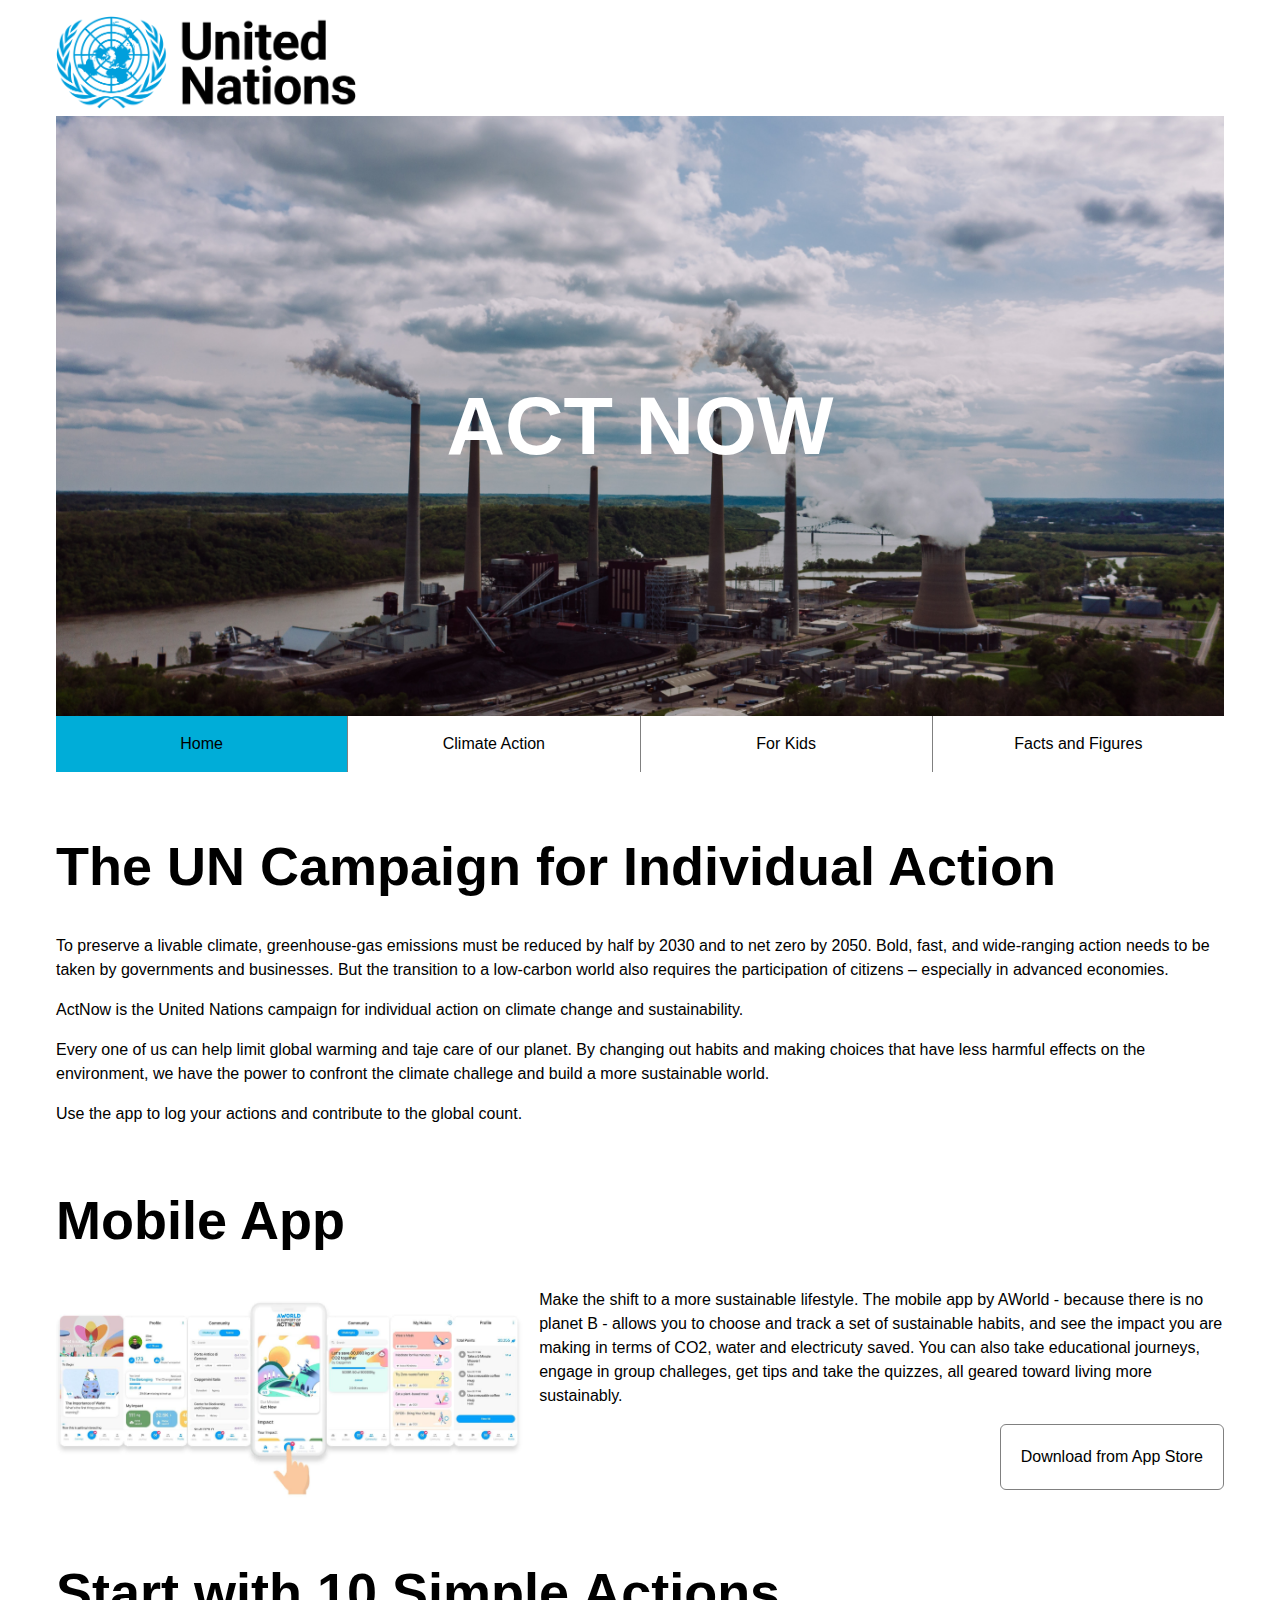
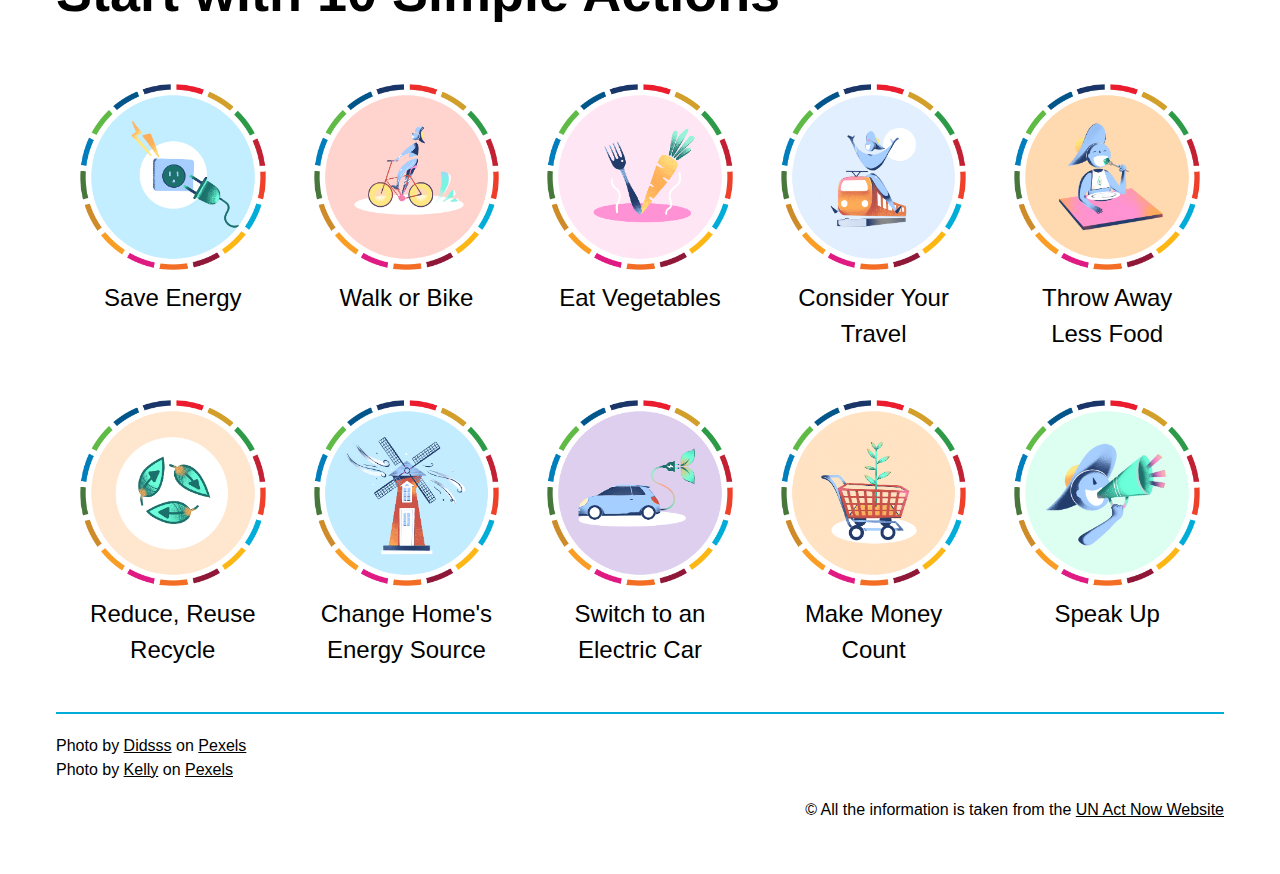
<file: week10/index.html>
<!DOCTYPE html>
<html lang="en">

<head>
    <meta charset="UTF-8">
    <meta http-equiv="X-UA-Compatible" content="IE=edge">
    <meta name="viewport" content="width=device-width, initial-scale=1.0">
    <link rel="stylesheet" href="css/reset.css">
    <link rel="stylesheet" href="css/main.css">
    <title>Act Now &#124; United Nations</title>
</head>

<body>
    <div class="container">
        <header class="masthead">
            <img src="images/unlogo-desktop.svg.png" alt="United Nations Logo" class="desktop-logo">
            <img src="images/unlogo.png" alt="United Nations Logo" class="mobile-logo">
            <div class="banner">
                <h1>Act Now</h1>
            </div>

            <!-- Navigation -->
            <nav class="main-nav">
                <ul class="nav-list">
                    <li><a href="index.html" class="current">Home</a></li>
                    <li><a href="#">Climate Action</a></li>
                    <li><a href="#">For Kids</a></li>
                    <li><a href="#">Facts and Figures</a></li>
                </ul>
            </nav>
        </header>

        <main class="content">
            <section class="intro">
                <h2>The UN Campaign for Individual Action</h2>
                <p>
                    To preserve a livable climate, greenhouse-gas emissions must be reduced by half by 2030 and to net
                    zero by 2050. Bold, fast, and wide-ranging action needs to be taken by governments and businesses.
                    But the transition to a low-carbon world also requires the participation of citizens – especially in advanced economies.
                </p>
                <p>
                    ActNow is the United Nations campaign for individual action on climate change and sustainability.
                </p>
                <p>
                    Every one of us can help limit global warming and taje care of our planet. By changing out habits
                    and making choices that have less harmful effects on the environment, we have the power to confront the climate challege and build a more sustainable world.
                </p>
                <p>
                    Use the app to log your actions and contribute to the global count.
                </p>
            </section> 
            <!-- Closing intro section -->

            <section class="app clearfix">
                <h2>Mobile App</h2>
                <img src="images/actnowapp.jpg" alt="Act Now Mobile App">

                <div class="content">
                    <p>
                        Make the shift to a more sustainable lifestyle. The mobile app by AWorld - because there is no planet B - allows you to choose and track a set of sustainable habits, and see the impact you are making in terms of CO2, water and electricuty saved. You can also take educational journeys, engage in group challeges, get tips and take the quizzes, all geared toward living more sustainably. 
                    </p>
                    <a href="https://aworld.org/act-now/" class="btn" target="_blank">Download from App Store</a>
                </div>
            </section>
            <!-- Closing App Section -->

            <section class="actions">
                <h2>Start with 10 Simple Actions</h2>
                <ul class="actions-list">
                    <li><img src="images/unplug.png" alt="Save Energy">Save Energy</li>
                    <li><img src="images/drive_less.png" alt="Walk or Bike">Walk or Bike</li>
                    <li><img src="images/plant-based.png" alt="Eat Vegetables">Eat Vegetables</li>
                    <li><img src="images/fly-less.png" alt="Consider Your Travel">Consider Your Travel</li>
                    <li><img src="images/eat-up.png" alt="Throw Away Less Food">Throw Away Less Food</li>
                    <li><img src="images/recycle.png" alt="Reduce, Reuse Recycle">Reduce, Reuse Recycle</li>
                    <li><img src="images/use-renewable-energy.png" alt="Change Home's Energy Source">Change Home's Energy Source</li>
                    <li><img src="images/electric-vehicle.png" alt="Switch to an Electric Car">Switch to an Electric Car</li>
                    <li><img src="images/eco-friendly-products.png" alt="Make Money Count">Make Money Count</li>
                    <li><img src="images/speak-up.png" alt="Speak Up">Speak Up</li>
                </ul>
            </section>
        </main>

        <footer class="site-footer">
            <ul class="attr-list">
                <li>
                    <span>Photo by <a href="https://www.pexels.com/@didsss/">Didsss</a> on <a href="https://www.pexels.com/photo/factory-chimney-producing-smoke-2155988/">Pexels</a></span>
                </li>
                <li>
                    <span>Photo by <a href="https://www.pexels.com/@kelly-1179532/">Kelly</a> on <a href="https://www.pexels.com/photo/factory-pipes-emitting-harmful-substances-4394362/">Pexels</a></span>
                </li>
            </ul>

            <p class="copy">
                &copy; All the information is taken from the <a href="https://www.un.org/en/actnow">UN Act Now Website</a>
            </p>
        </footer>
    </div>
</body>

</html>
</file>
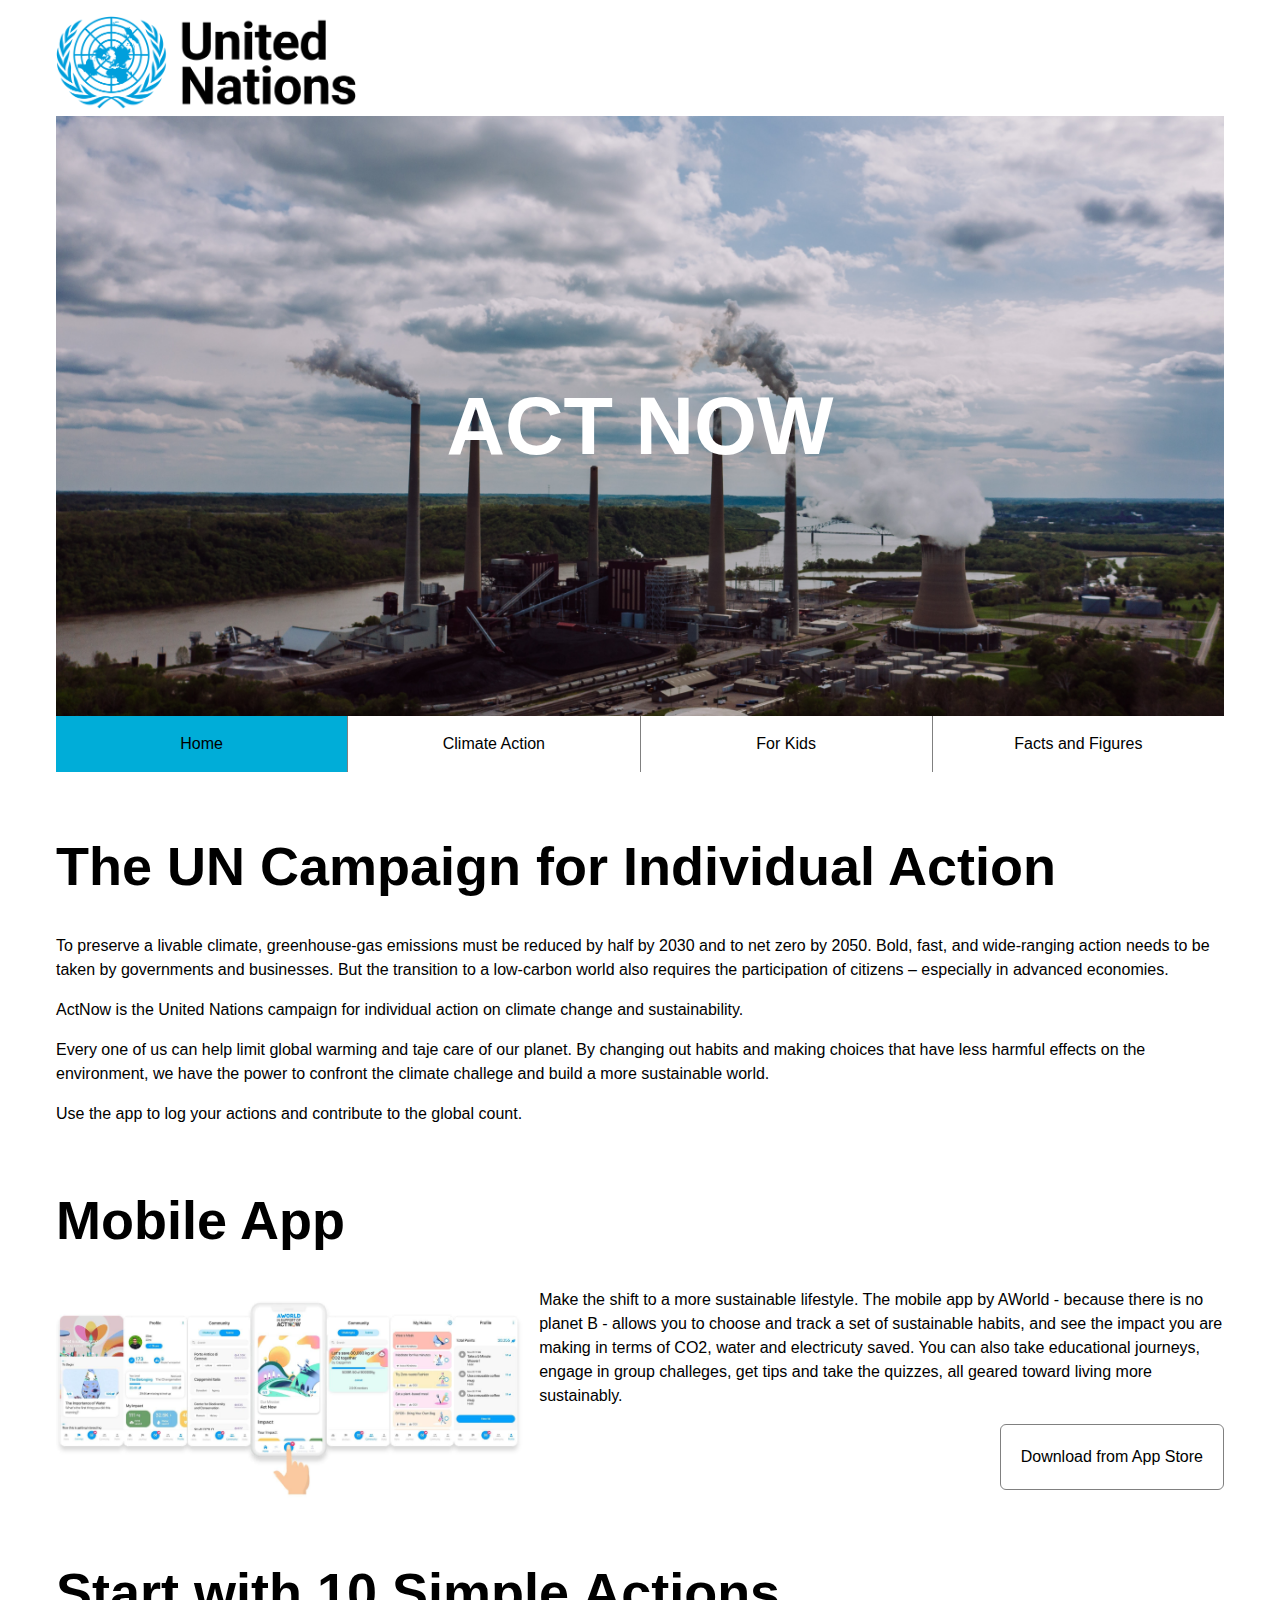
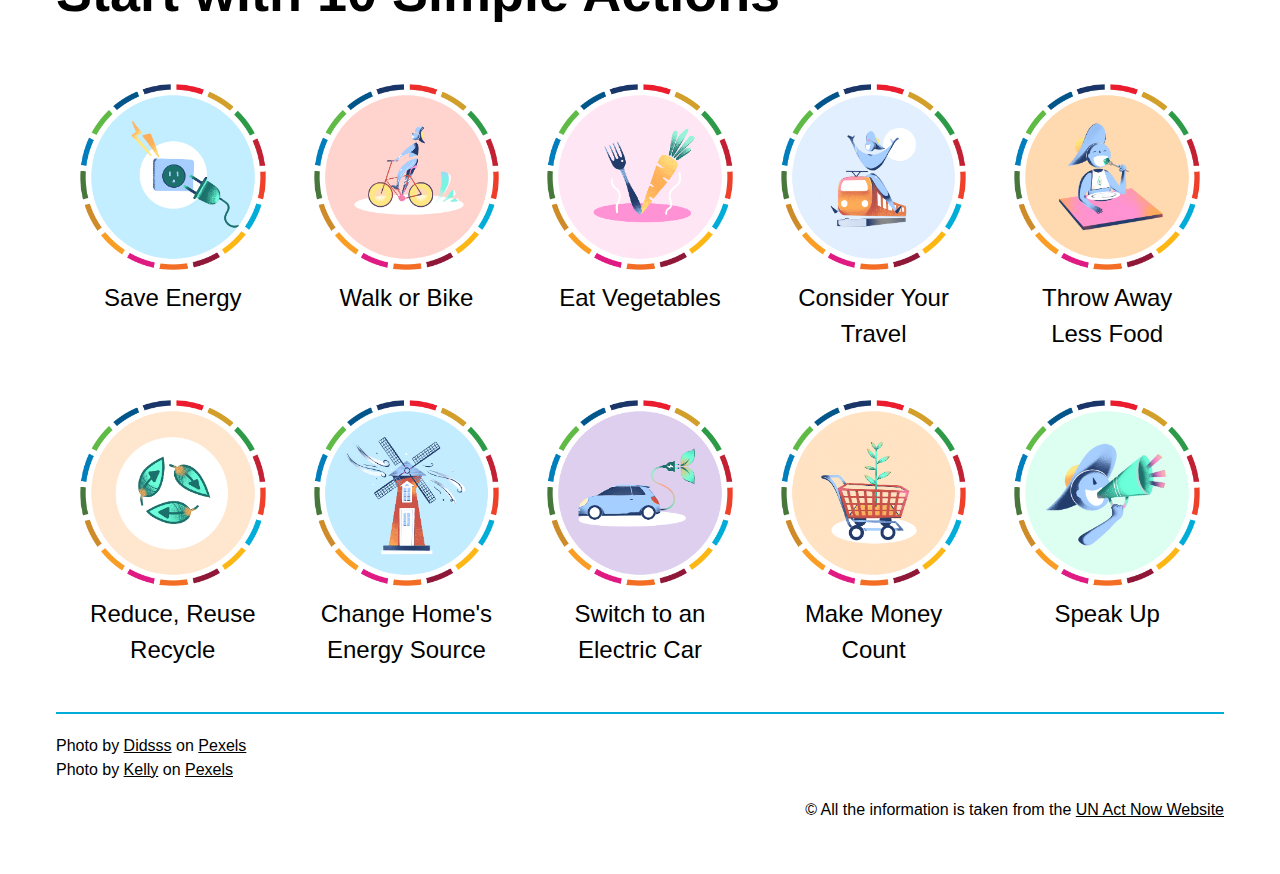
<file: week11/index.html>
<!DOCTYPE html>
<html lang="en">

<head>
    <meta charset="UTF-8">
    <meta http-equiv="X-UA-Compatible" content="IE=edge">
    <meta name="viewport" content="width=device-width, initial-scale=1.0">
    <link rel="stylesheet" href="css/reset.css">
    <link rel="stylesheet" href="css/main.css">
    <title>Act Now &#124; United Nations</title>
</head>

<body>
    <div class="container">
        <header class="masthead">
            <img src="images/unlogo-desktop.svg.png" alt="United Nations Logo" class="desktop-logo">
            <img src="images/unlogo.png" alt="United Nations Logo" class="mobile-logo">
            <div class="banner">
                <h1>Act Now</h1>
            </div>

            <!-- Navigation -->
            <nav class="main-nav">
                <ul class="nav-list">
                    <li><a href="index.html" class="current">Home</a></li>
                    <li><a href="climate-action.html">Climate Action</a></li>
                    <li><a href="#">For Kids</a></li>
                    <li><a href="#">Facts and Figures</a></li>
                </ul>
            </nav>
        </header>

        <main class="content">
            <section class="intro">
                <h2>The UN Campaign for Individual Action</h2>
                <p>
                    To preserve a livable climate, greenhouse-gas emissions must be reduced by half by 2030 and to net
                    zero by 2050. Bold, fast, and wide-ranging action needs to be taken by governments and businesses.
                    But the transition to a low-carbon world also requires the participation of citizens – especially in advanced economies.
                </p>
                <p>
                    ActNow is the United Nations campaign for individual action on climate change and sustainability.
                </p>
                <p>
                    Every one of us can help limit global warming and taje care of our planet. By changing out habits
                    and making choices that have less harmful effects on the environment, we have the power to confront the climate challege and build a more sustainable world.
                </p>
                <p>
                    Use the app to log your actions and contribute to the global count.
                </p>
            </section> 
            <!-- Closing intro section -->

            <section class="app clearfix">
                <h2>Mobile App</h2>
                <img src="images/actnowapp.jpg" alt="Act Now Mobile App">

                <div class="content">
                    <p>
                        Make the shift to a more sustainable lifestyle. The mobile app by AWorld - because there is no planet B - allows you to choose and track a set of sustainable habits, and see the impact you are making in terms of CO2, water and electricuty saved. You can also take educational journeys, engage in group challeges, get tips and take the quizzes, all geared toward living more sustainably. 
                    </p>
                    <a href="https://aworld.org/act-now/" class="btn" target="_blank">Download from App Store</a>
                </div>
            </section>
            <!-- Closing App Section -->

            <section class="actions">
                <h2>Start with 10 Simple Actions</h2>
                <ul class="actions-list">
                    <li><img src="images/unplug.png" alt="Save Energy">Save Energy</li>
                    <li><img src="images/drive_less.png" alt="Walk or Bike">Walk or Bike</li>
                    <li><img src="images/plant-based.png" alt="Eat Vegetables">Eat Vegetables</li>
                    <li><img src="images/fly-less.png" alt="Consider Your Travel">Consider Your Travel</li>
                    <li><img src="images/eat-up.png" alt="Throw Away Less Food">Throw Away Less Food</li>
                    <li><img src="images/recycle.png" alt="Reduce, Reuse Recycle">Reduce, Reuse Recycle</li>
                    <li><img src="images/use-renewable-energy.png" alt="Change Home's Energy Source">Change Home's Energy Source</li>
                    <li><img src="images/electric-vehicle.png" alt="Switch to an Electric Car">Switch to an Electric Car</li>
                    <li><img src="images/eco-friendly-products.png" alt="Make Money Count">Make Money Count</li>
                    <li><img src="images/speak-up.png" alt="Speak Up">Speak Up</li>
                </ul>
            </section>
        </main>

        <footer class="site-footer">
            <ul class="attr-list">
                <li>
                    <span>Photo by <a href="https://www.pexels.com/@didsss/">Didsss</a> on <a href="https://www.pexels.com/photo/factory-chimney-producing-smoke-2155988/">Pexels</a></span>
                </li>
                <li>
                    <span>Photo by <a href="https://www.pexels.com/@kelly-1179532/">Kelly</a> on <a href="https://www.pexels.com/photo/factory-pipes-emitting-harmful-substances-4394362/">Pexels</a></span>
                </li>
            </ul>

            <p class="copy">
                &copy; All the information is taken from the <a href="https://www.un.org/en/actnow">UN Act Now Website</a>
            </p>
        </footer>
    </div>
</body>

</html>
</file>
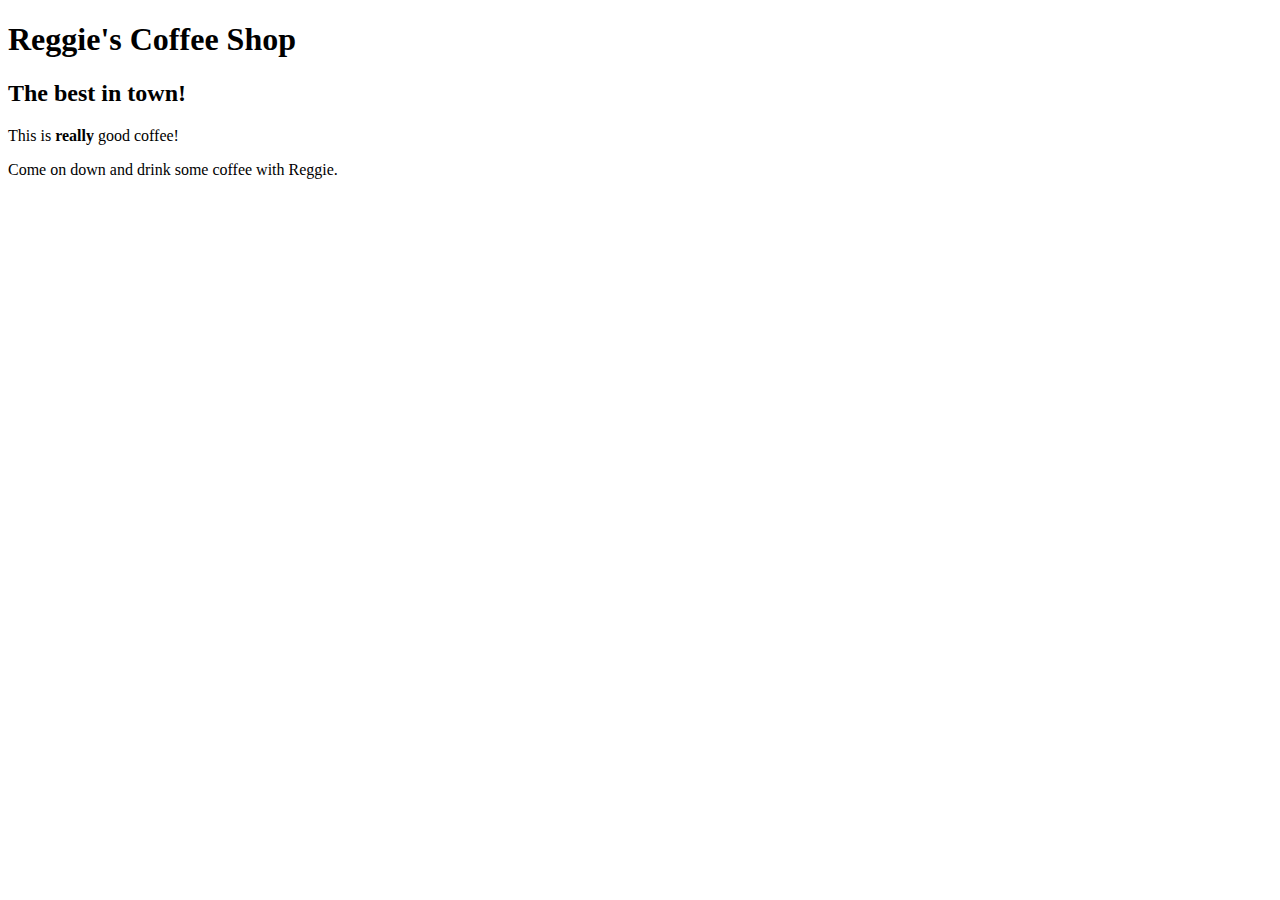
<file: week2/index.html>
<!DOCTYPE html>
<html lang="en-US">
    <head>
        <meta charset="UTF-8">
        <title>Reggie's Coffee Shop - Home</title>
    </head>

    <body>
        <h1>Reggie's Coffee Shop</h1>
        <h2>The best in town!</h2>
        <p>
            This is <strong>really</strong> good coffee!
        </p>
        <p>
            Come on down and drink some coffee with Reggie.
        </p>
    </body>
</html>
</file>
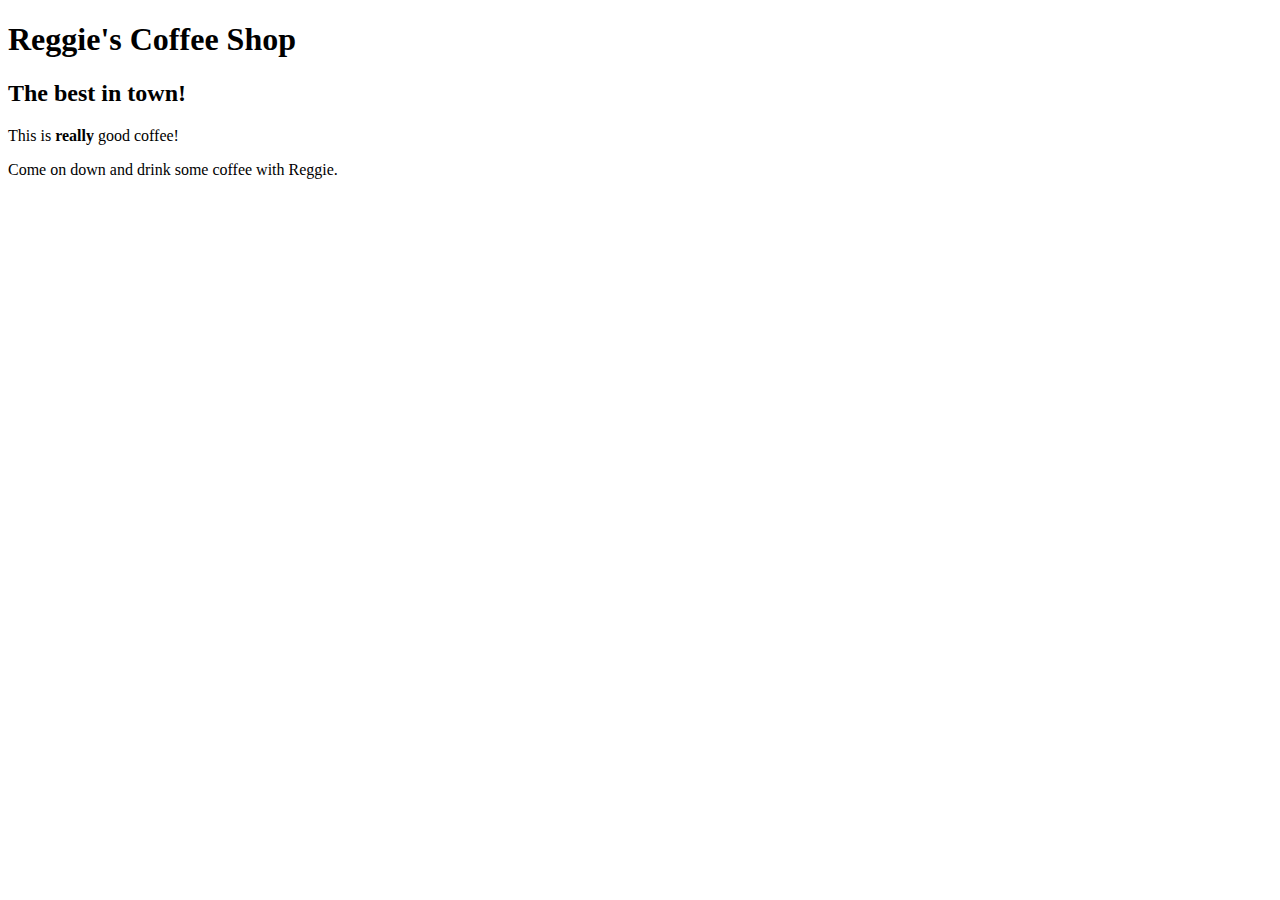
<file: week3/index.html>
<!DOCTYPE html>
<html lang="en-US">
    <head>
        <meta charset="UTF-8">
        <title>Reggie's Coffee Shop - Home</title>
    </head>

    <body>
        <h1>Reggie's Coffee Shop</h1>
        <h2>The best in town!</h2>
       
        <p>
            This is <strong>really</strong> good coffee!
        </p>
        <p>
            Come on down and drink some coffee with Reggie.
        </p>
    </body>
</html>
</file>
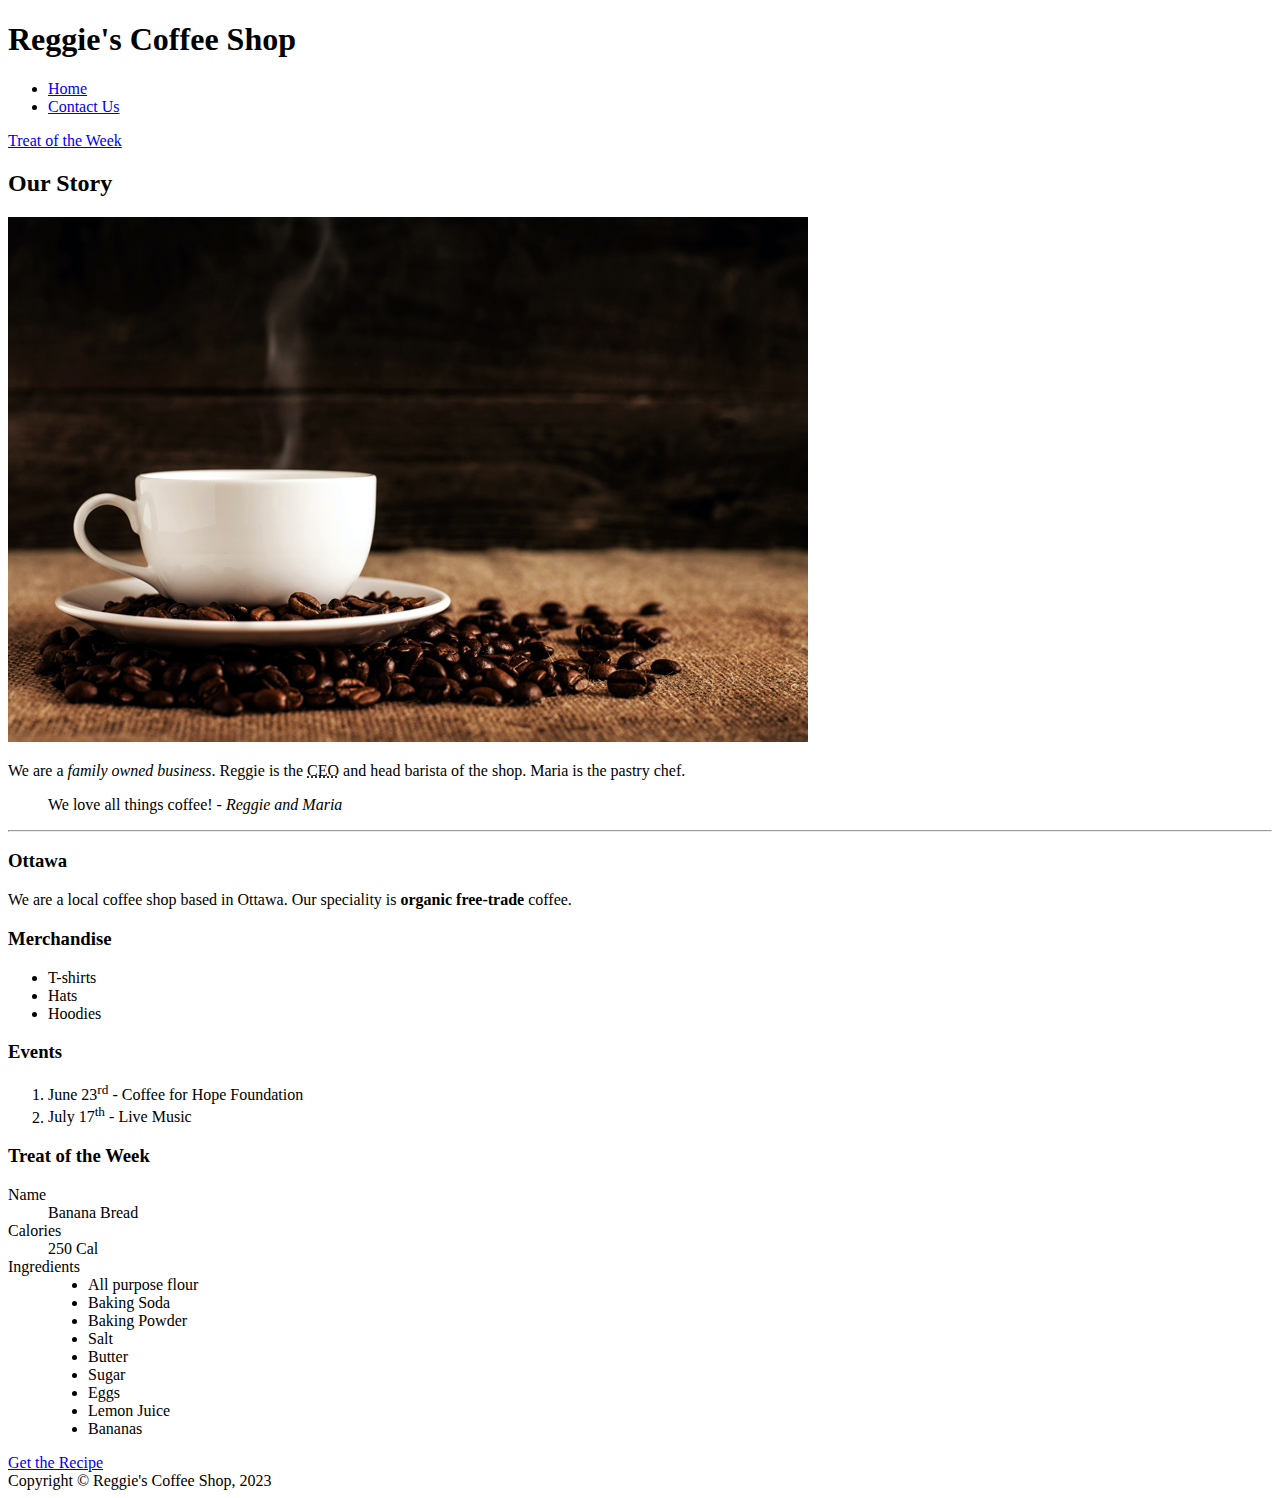
<file: week4/index.html>
<!DOCTYPE html>
<html lang="en-US">
    <head>
        <meta charset="UTF-8">
        <title>Reggie's Coffee Shop - Home</title>
    </head>

    <body>
        <!--This is an HTML comment -->

        <!-- 
            shift will indent - Shift + tab will indent backwards.
            cmd/ctrl + left/right arrows move to start and end of the line.
            cmd/ctrl + up/down arrows move to start or end of page.
            shift + cmd/ctrl + left/right/up/down arrows select to the start/end of a line.
            shift + up/down arrows select per line
         -->

        <!-- Site Header -->
        <header>
            <!-- h1 is the most important heading. We can use 6 levels of headings from h1 to h6 -->
            <h1>Reggie's Coffee Shop</h1>

            <nav>
                <ul>
                    <li><a href="index.html">Home</a></li>
                    <li><a href="contact.html">Contact Us</a></li>
                </ul>
            </nav>
            
        </header>
        <!-- starting main content of the page -->
        <main>
            <!-- Adding an on page link -->
            <a href="#treatofweek">Treat of the Week</a>
            <!-- article of the page. this can be used as a stand-alone -->
            <article>
                <h2>Our Story</h2>
                <!-- Adding an image -->
                <img src="./images/coffee-shop.jpg" title="coffee cup on a pile of coffee beans." alt="coffee cup on a pile of coffee beans.">
                <p>
                    We are a <em>family owned business</em>. Reggie is the <abbr title="Chief Executive Officer">CEO</abbr> and head barista of the shop. Maria is the pastry chef.
                </p>
                <blockquote>
                    We love all things coffee! <cite>- Reggie and Maria</cite>
                </blockquote>
                <hr>
                <section>
                    <h3>Ottawa</h3>
                    <p>
                        We are a local coffee shop based in Ottawa. Our speciality is <b>organic free-trade</b> coffee.
                    </p>
                </section>
            </article>
            <aside>
                <h3>Merchandise</h3>
                <!-- Adding an unordered list -->
                <ul>
                    <li>T-shirts</li>
                    <li>Hats</li>
                    <li>Hoodies</li>
                </ul>
            </aside>
            <!-- adding section for ordered list -->
            <section>
                <h3>Events</h3>
                <!-- shortcut for creating many elements is element X amount (ex. li*5) -->
                <ol>
                    <li>June 23<sup>rd</sup> - Coffee for Hope Foundation</li>
                    <li>July 17<sup>th</sup> - Live Music</li>
                </ol>
            </section>
            <!-- Adding section for description list. -->
            <section id="treatofweek">
                <h3>Treat of the Week</h3>
                <dl>
                    <dt>Name</dt>
                    <dd>Banana Bread</dd>
                    <dt>Calories</dt>
                    <dd>250 Cal</dd>
                    <dt>Ingredients</dt>
                    <dd>
                        <ul>
                            <li>All purpose flour</li>
                            <li>Baking Soda</li>
                            <li>Baking Powder</li>
                            <li>Salt</li>
                            <li>Butter</li>
                            <li>Sugar</li>
                            <li>Eggs</li>
                            <li>Lemon Juice</li>
                            <li>Bananas</li>
                        </ul>
                    </dd>
                </dl>
                <!-- Adding an External Link -->
                <a href="https://natashaskitchen.com/banana-bread-recipe-video/" target="_blank">Get the Recipe</a>
            </section>            
        </main>
        <!-- Site Footer -->
        <footer>
            Copyright &copy; Reggie's Coffee Shop, 2023
        </footer>
    </body>
</html>
</file>
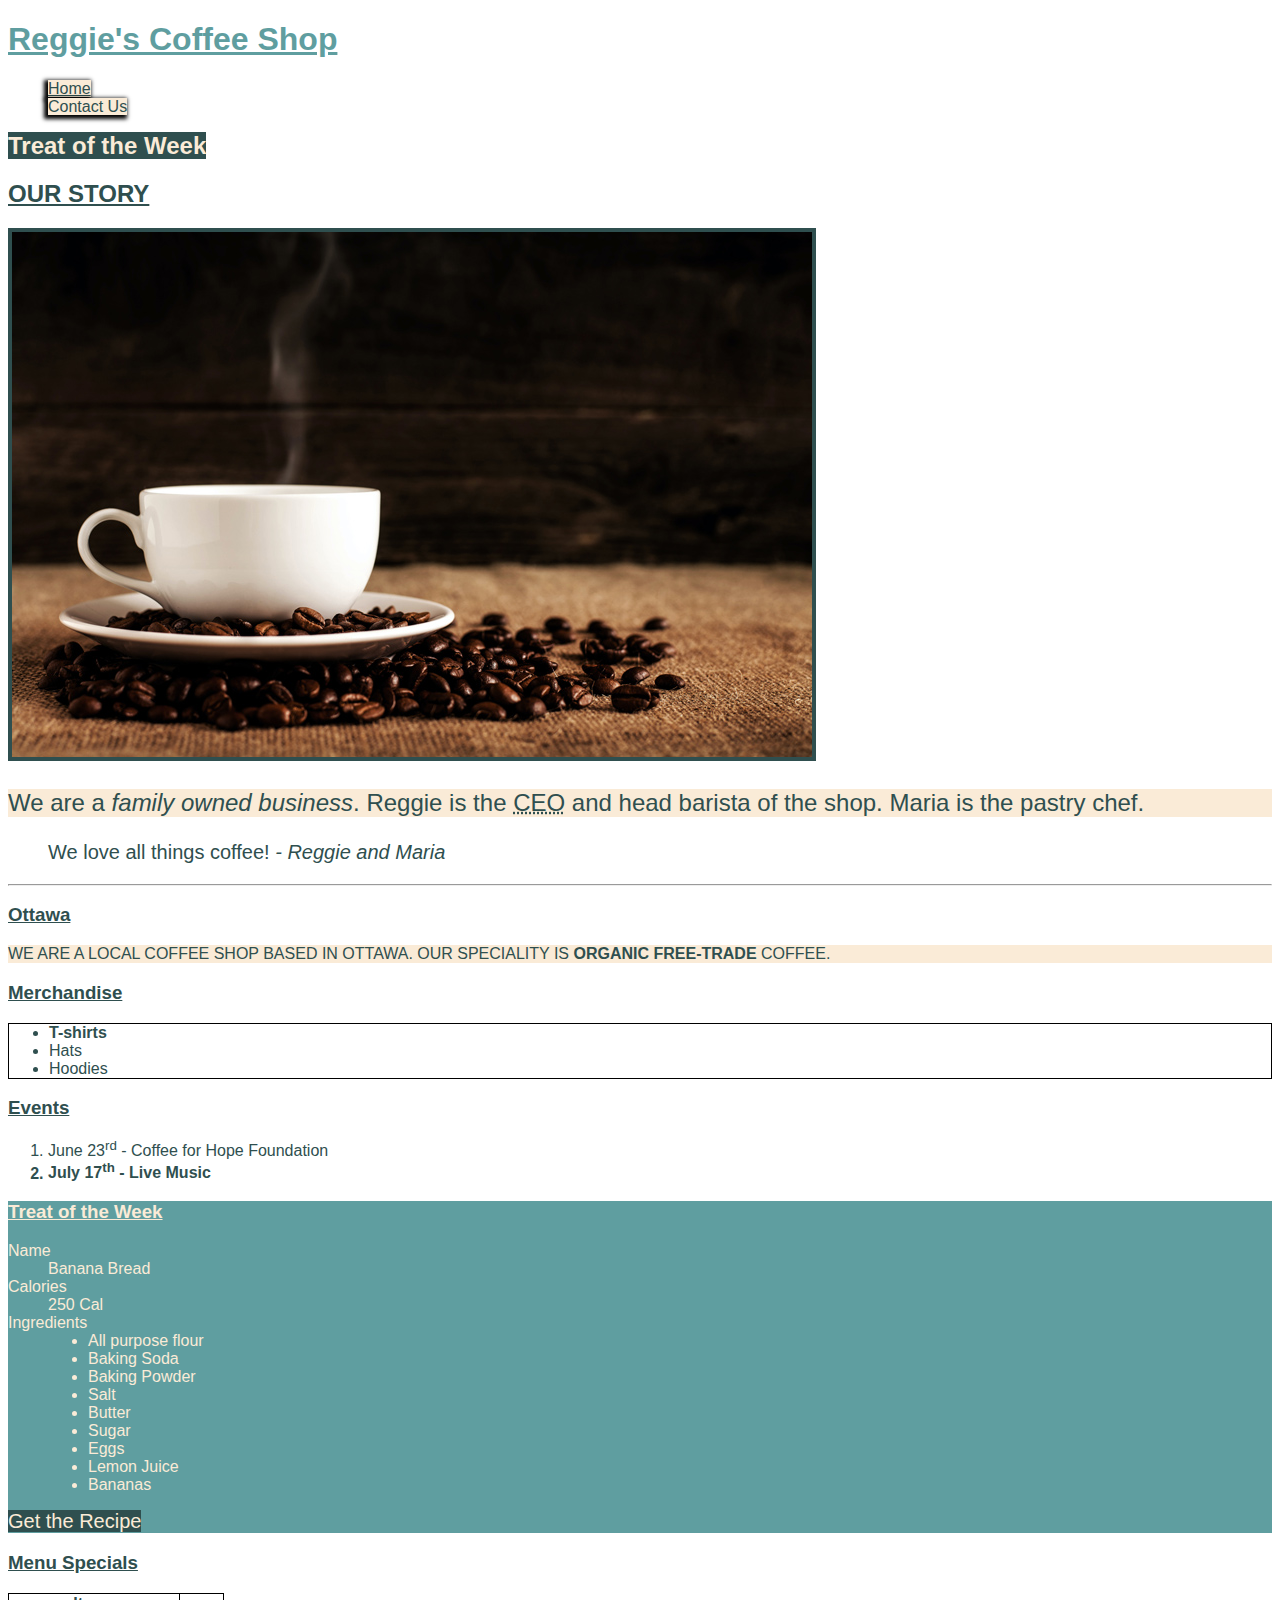
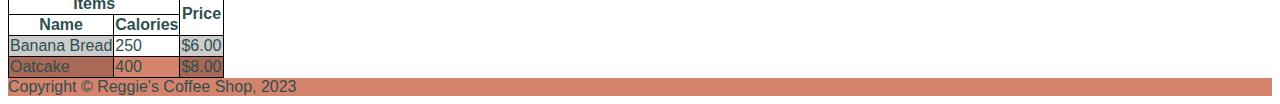
<file: week5/index.html>
<!DOCTYPE html>
<html lang="en-US">
    <head>
        <meta charset="UTF-8">
        <title>Reggie's Coffee Shop - Home</title>
        <link rel="stylesheet" href="css/main.css">
    </head>

    <body>
        <!--This is an HTML comment -->

        <!-- 
            shift will indent - Shift + tab will indent backwards.
            cmd/ctrl + left/right arrows move to start and end of the line.
            cmd/ctrl + up/down arrows move to start or end of page.
            shift + cmd/ctrl + left/right/up/down arrows select to the start/end of a line.
            shift + up/down arrows select per line
         -->

        <!-- Site Header -->
        <header>
            <!-- h1 is the most important heading. We can use 6 levels of headings from h1 to h6 -->
            <h1>Reggie's Coffee Shop</h1>

            <nav>
                <ul>
                    <li><a href="index.html" class="current">Home</a></li>
                    <li><a href="contact.html">Contact Us</a></li>
                </ul>
            </nav>
            
            
        </header>
        <!-- starting main content of the page -->
        <main>
            <!-- Adding an on page link -->
            <a href="#treatofweek" class="blue-link">Treat of the Week</a>
            <!-- article of the page. this can be used as a stand-alone -->
            <article>
                <h2>Our Story</h2>
                <!-- Adding an image -->
                <img src="./images/coffee-shop.jpg" title="coffee cup on a pile of coffee beans." alt="coffee cup on a pile of coffee beans.">
                <p>
                    We are a <em>family owned business</em>. Reggie is the <abbr title="Chief Executive Officer">CEO</abbr> and head barista of the shop. Maria is the pastry chef.
                </p>
                <blockquote class="large-text">
                    We love all things coffee! <cite>- Reggie and Maria</cite>
                </blockquote>
                <hr>
                <section>
                    <h3>Ottawa</h3>
                    <p>
                        We are a local coffee shop based in Ottawa. Our speciality is <b>organic free-trade</b> coffee.
                    </p>

                </section>
            </article>
            <aside>
                <h3>Merchandise</h3>
                <!-- Adding an unordered list -->
                <ul>
                    <li>T-shirts</li>
                    <li>Hats</li>
                    <li>Hoodies</li>
                </ul>
            </aside>
            <!-- adding section for ordered list -->
            <section>
                <h3>Events</h3>
                <!-- shortcut for creating many elements is element X amount (ex. li*5) -->
                <ol>
                    <li>June 23<sup>rd</sup> - Coffee for Hope Foundation</li>
                    <li>July 17<sup>th</sup> - Live Music</li>
                </ol>
            </section>
            <!-- Adding section for description list. -->
            <section id="treatofweek" class="white-text">
                <h3>Treat of the Week</h3>
                <dl>
                    <dt>Name</dt>
                    <dd>Banana Bread</dd>
                    <dt>Calories</dt>
                    <dd>250 Cal</dd>
                    <dt>Ingredients</dt>
                    <dd>
                        <ul>
                            <li>All purpose flour</li>
                            <li>Baking Soda</li>
                            <li>Baking Powder</li>
                            <li>Salt</li>
                            <li>Butter</li>
                            <li>Sugar</li>
                            <li>Eggs</li>
                            <li>Lemon Juice</li>
                            <li>Bananas</li>
                        </ul>
                    </dd>
                </dl>
                <!-- Adding an External Link -->
                <a href="https://natashaskitchen.com/banana-bread-recipe-video/" target="_blank" class="blue-link large-text">Get the Recipe</a>
            </section>
            
            <!-- Adding section for Menu Table -->
            <section>
                <h3>Menu Specials</h3>
                <table>
                    <thead>
                        <tr>
                            <th colspan="2">Items</th>
                            <th rowspan="2">Price</th>
                        </tr>
                        <tr>
                            <th>Name</th>
                            <th>Calories</th>
                        </tr>
                    </thead>

                    <tbody>
                        <tr>
                            <td>Banana Bread</td>
                            <td>250</td>
                            <td>&dollar;6.00</td>
                        </tr>
                        <tr>
                            <td>Oatcake</td>
                            <td>400</td>
                            <td>&dollar;8.00</td>
                        </tr>
                    </tbody>
                </table>
            </section>
        </main>
        <!-- Site Footer -->
        <footer class="site-footer">
            Copyright &copy; Reggie's Coffee Shop, 2023
        </footer>
    </body>
</html>
</file>
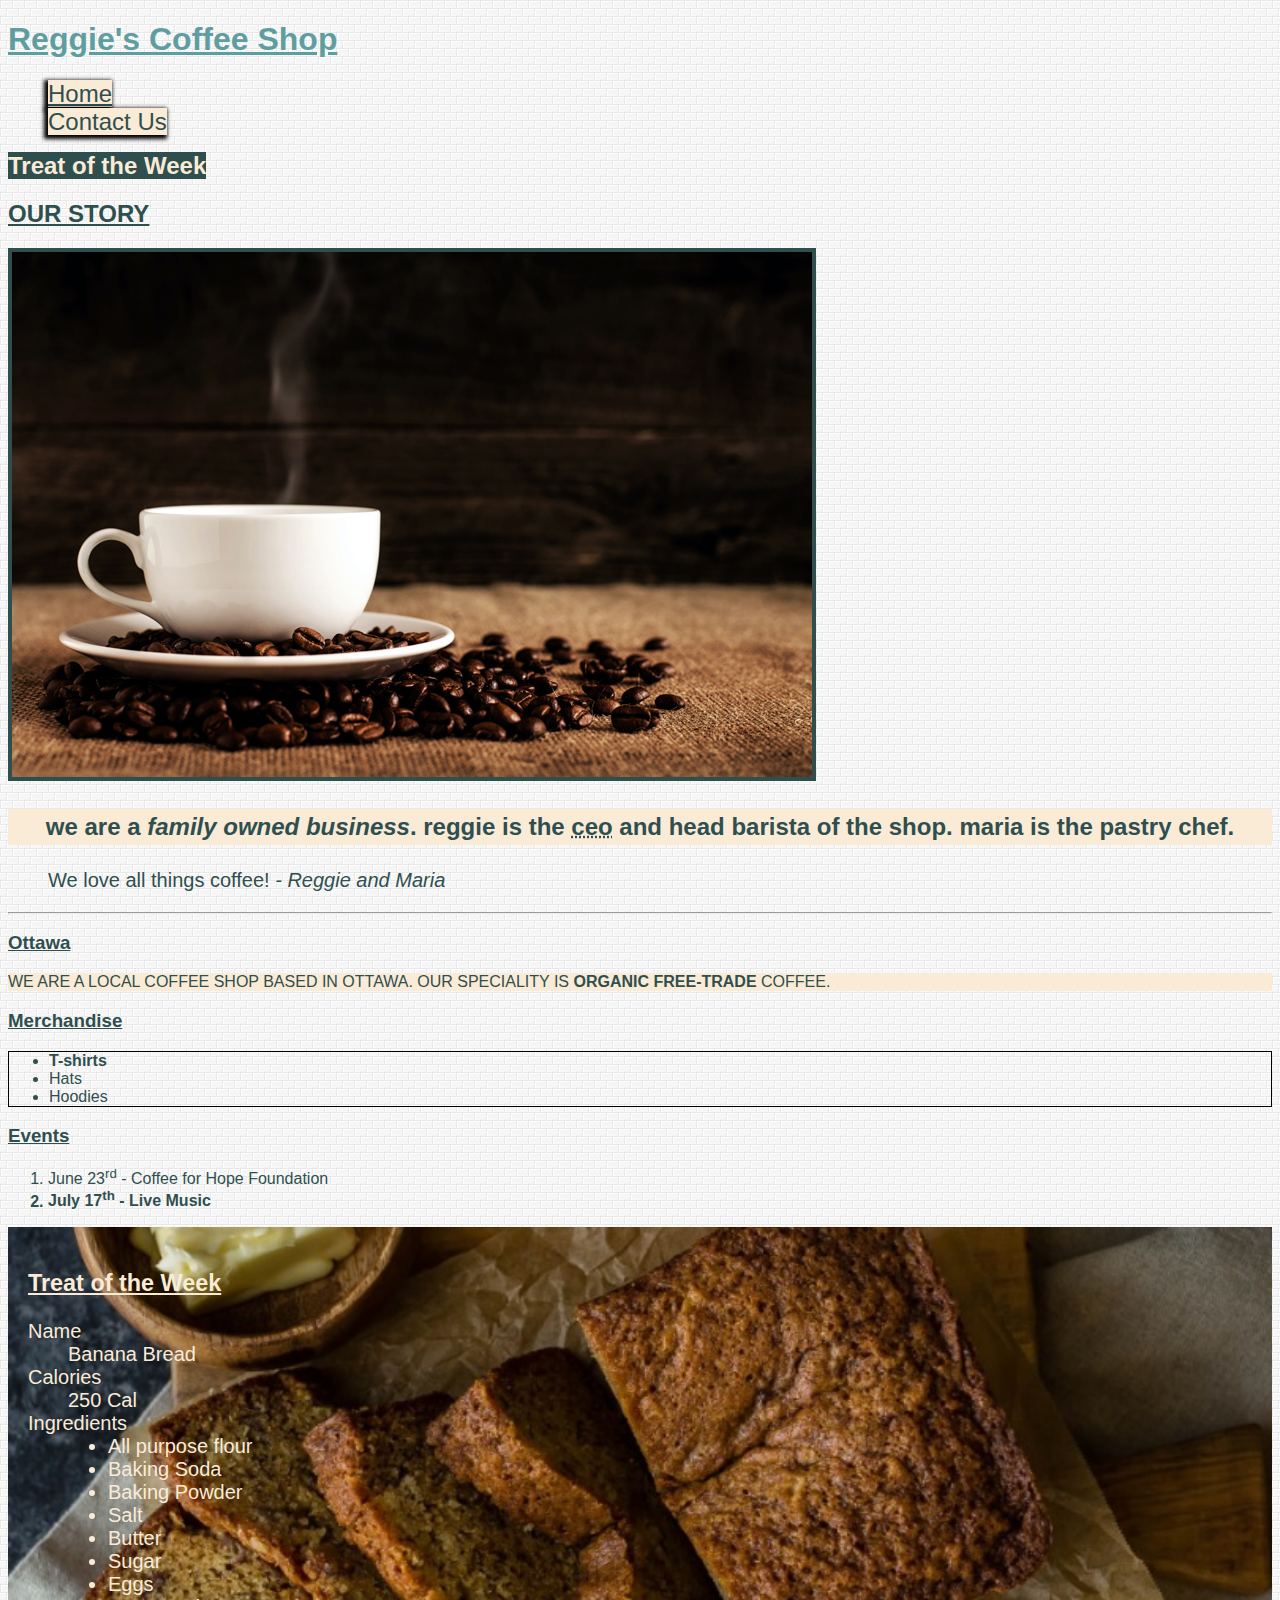
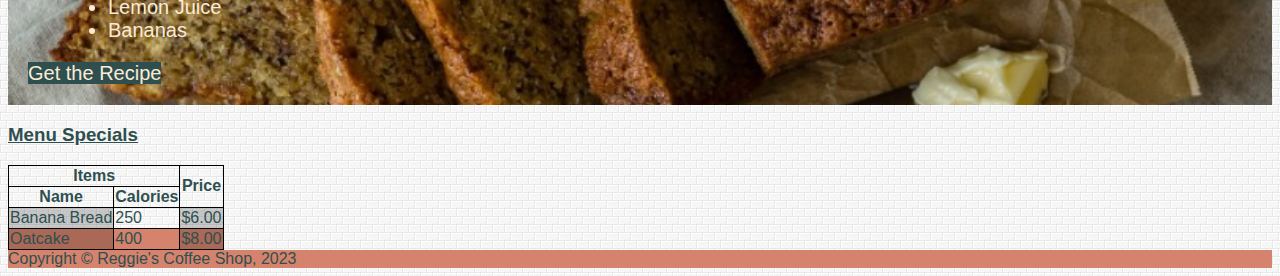
<file: week6/index.html>
<!DOCTYPE html>
<html lang="en-US">

<head>
    <meta charset="UTF-8">
    <title>Reggie's Coffee Shop - Home</title>
    <link rel="stylesheet" href="css/main.css">
</head>

<body>
    <!--This is an HTML comment -->

    <!-- 
            shift will indent - Shift + tab will indent backwards.
            cmd/ctrl + left/right arrows move to start and end of the line.
            cmd/ctrl + up/down arrows move to start or end of page.
            shift + cmd/ctrl + left/right/up/down arrows select to the start/end of a line.
            shift + up/down arrows select per line
         -->

    <!-- Site Header -->
    <header>
        <!-- h1 is the most important heading. We can use 6 levels of headings from h1 to h6 -->
        <h1>Reggie's Coffee Shop</h1>

        <nav>
            <ul>
                <li><a href="index.html" class="current">Home</a></li>
                <li><a href="contact.html">Contact Us</a></li>
            </ul>
        </nav>


    </header>
    <!-- starting main content of the page -->
    <main>
        <!-- Adding an on page link -->
        <a href="#treatofweek" class="blue-link">Treat of the Week</a>
        <!-- article of the page. this can be used as a stand-alone -->
        <article>
            <h2>Our Story</h2>
            <!-- Adding an image -->
            <img src="./images/coffee-shop.jpg" title="coffee cup on a pile of coffee beans."
                alt="coffee cup on a pile of coffee beans.">
            <p>
                We are a <em>family owned business</em>. Reggie is the <abbr title="Chief Executive Officer">CEO</abbr>
                and head barista of the shop. Maria is the pastry chef.
            </p>
            <blockquote class="large-text">
                We love all things coffee! <cite>- Reggie and Maria</cite>
            </blockquote>
            <hr>
            <section>
                <h3>Ottawa</h3>
                <p>
                    We are a local coffee shop based in Ottawa. Our speciality is <b>organic free-trade</b> coffee.
                </p>

            </section>
        </article>
        <aside>
            <h3>Merchandise</h3>
            <!-- Adding an unordered list -->
            <ul>
                <li>T-shirts</li>
                <li>Hats</li>
                <li>Hoodies</li>
            </ul>
        </aside>
        <!-- adding section for ordered list -->
        <section>
            <h3>Events</h3>
            <!-- shortcut for creating many elements is element X amount (ex. li*5) -->
            <ol>
                <li>June 23<sup>rd</sup> - Coffee for Hope Foundation</li>
                <li>July 17<sup>th</sup> - Live Music</li>
            </ol>
        </section>
        <!-- Adding section for description list. -->
        <section id="treatofweek" class="white-text">
            
                <h3>Treat of the Week</h3>
                <dl>
                    <dt>Name</dt>
                    <dd>Banana Bread</dd>
                    <dt>Calories</dt>
                    <dd>250 Cal</dd>
                    <dt>Ingredients</dt>
                    <dd>
                        <ul>
                            <li>All purpose flour</li>
                            <li>Baking Soda</li>
                            <li>Baking Powder</li>
                            <li>Salt</li>
                            <li>Butter</li>
                            <li>Sugar</li>
                            <li>Eggs</li>
                            <li>Lemon Juice</li>
                            <li>Bananas</li>
                        </ul>
                    </dd>
                </dl>
            
            <!-- Adding an External Link -->
            <a href="https://natashaskitchen.com/banana-bread-recipe-video/" target="_blank"
                class="blue-link large-text">Get the Recipe</a>
        </section>

        <!-- Adding section for Menu Table -->
        <section>
            <h3>Menu Specials</h3>
            <table>
                <thead>
                    <tr>
                        <th colspan="2">Items</th>
                        <th rowspan="2">Price</th>
                    </tr>
                    <tr>
                        <th>Name</th>
                        <th>Calories</th>
                    </tr>
                </thead>

                <tbody>
                    <tr>
                        <td>Banana Bread</td>
                        <td>250</td>
                        <td>&dollar;6.00</td>
                    </tr>
                    <tr>
                        <td>Oatcake</td>
                        <td>400</td>
                        <td>&dollar;8.00</td>
                    </tr>
                </tbody>
            </table>
        </section>
    </main>
    <!-- Site Footer -->
    <footer class="site-footer">
        Copyright &copy; Reggie's Coffee Shop, 2023
    </footer>
</body>

</html>
</file>
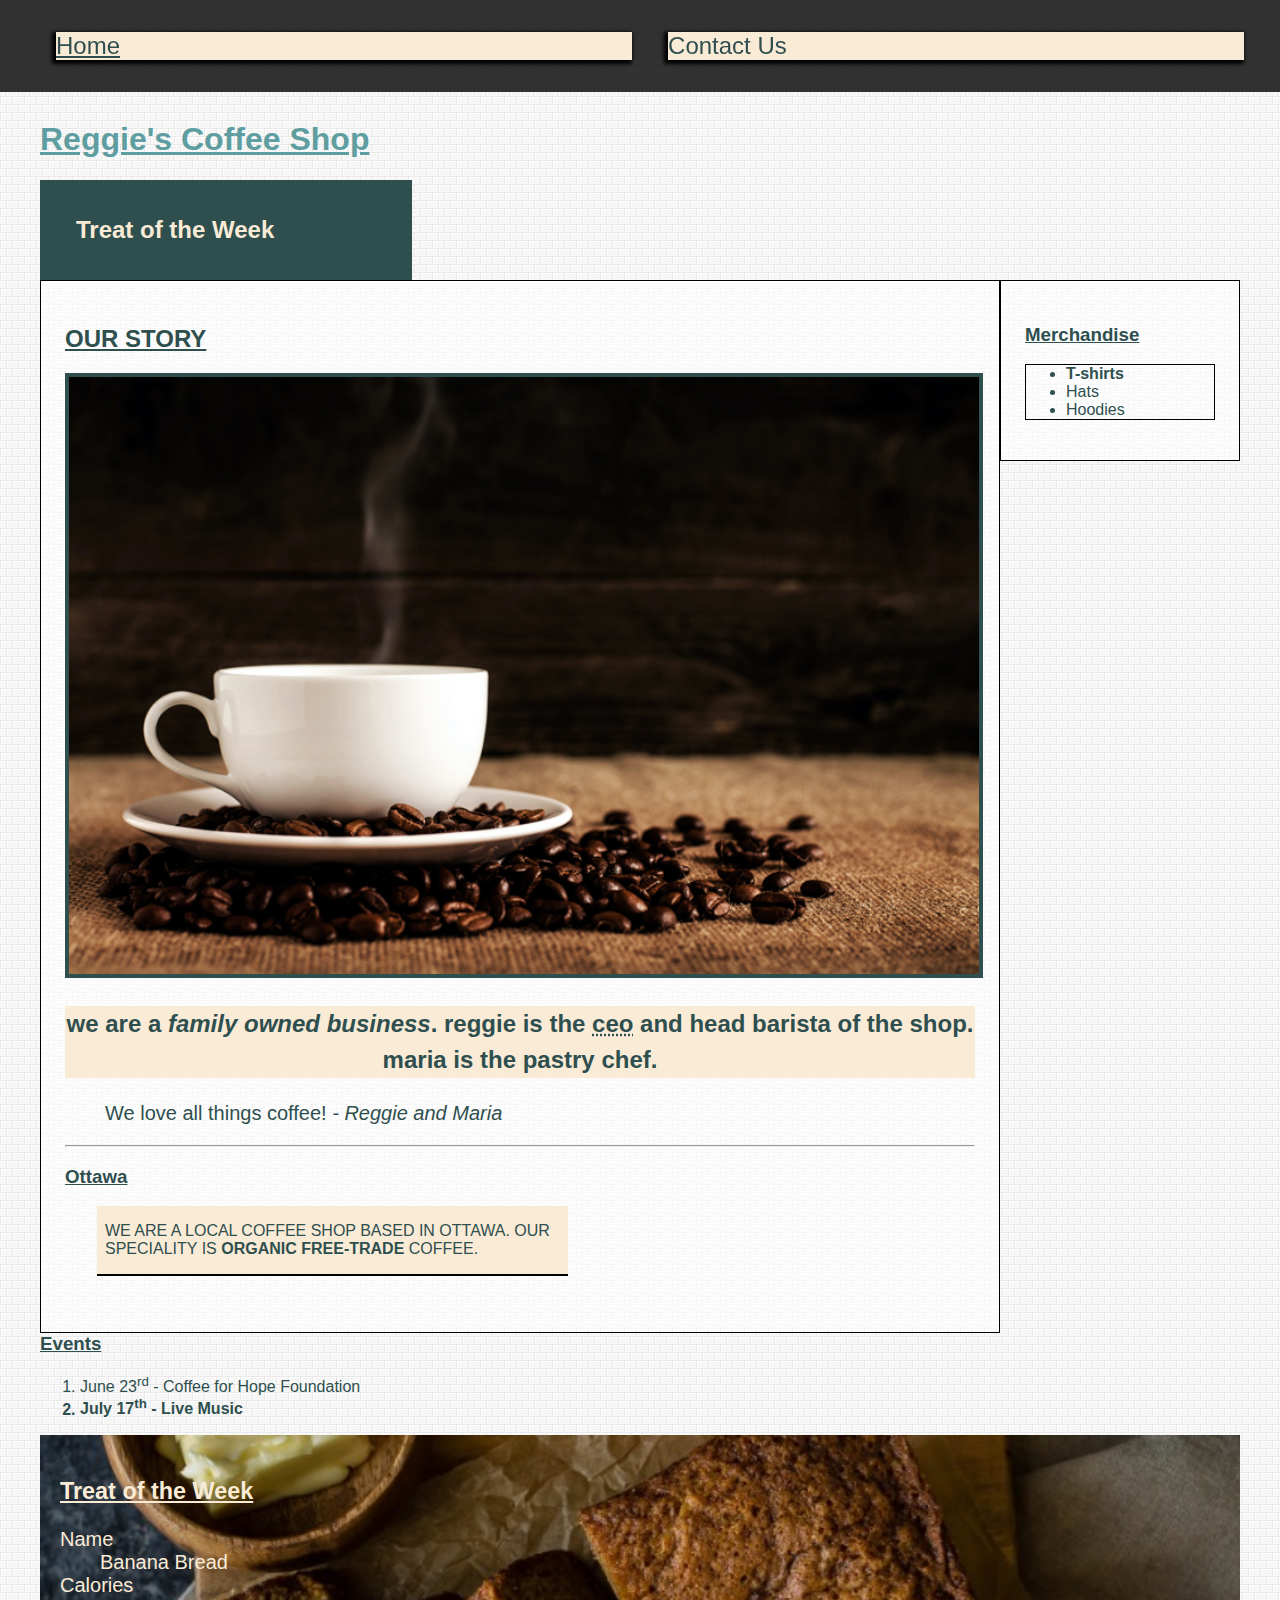
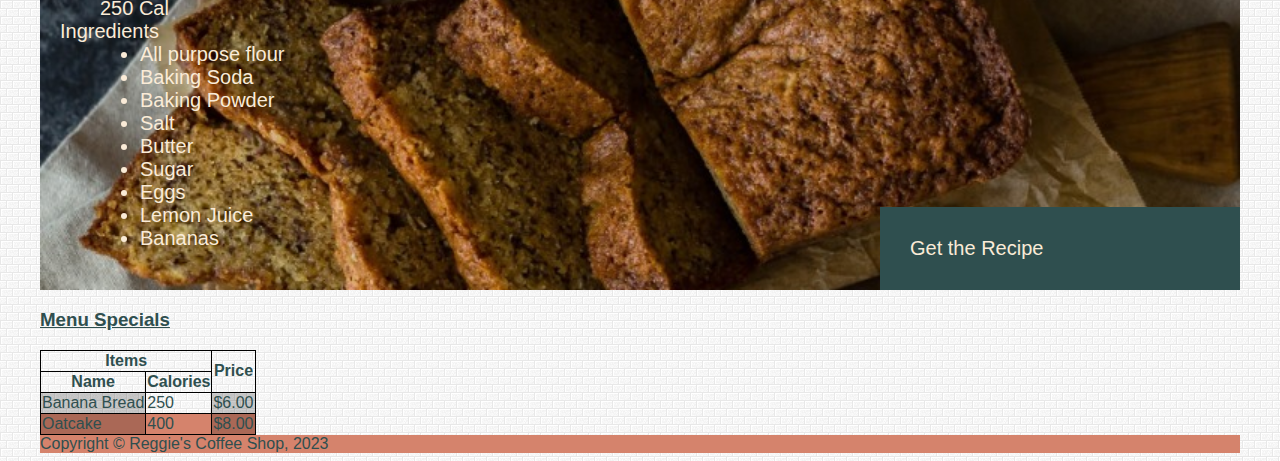
<file: week7/index.html>
<!DOCTYPE html>
<html lang="en-US">

<head>
    <meta charset="UTF-8">
    <title>Reggie's Coffee Shop - Home</title>
    <link rel="stylesheet" href="css/main.css">
</head>

<body>
    <div class="container">
        <!--This is an HTML comment -->

        <!-- 
            shift will indent - Shift + tab will indent backwards.
            cmd/ctrl + left/right arrows move to start and end of the line.
            cmd/ctrl + up/down arrows move to start or end of page.
            shift + cmd/ctrl + left/right/up/down arrows select to the start/end of a line.
            shift + up/down arrows select per line
         -->

        <!-- Site Header -->
        <header>
            <!-- h1 is the most important heading. We can use 6 levels of headings from h1 to h6 -->
            <h1>Reggie's Coffee Shop</h1>

            <nav>
                <ul>
                    <li><a href="index.html" class="current">Home</a></li>
                    <li><a href="contact.html">Contact Us</a></li>
                </ul>
            </nav>


        </header>
        <!-- starting main content of the page -->
        <main>
            <!-- Adding an on page link -->
            <a href="#treatofweek" class="blue-link">Treat of the Week</a>
            <!-- article of the page. this can be used as a stand-alone -->
            <article>
                <h2>Our Story</h2>
                <!-- Adding an image -->
                <img src="./images/coffee-shop.jpg" title="coffee cup on a pile of coffee beans."
                    alt="coffee cup on a pile of coffee beans.">
                <p>
                    We are a <em>family owned business</em>. Reggie is the <abbr
                        title="Chief Executive Officer">CEO</abbr>
                    and head barista of the shop. Maria is the pastry chef.
                </p>
                <blockquote class="large-text">
                    We love all things coffee! <cite>- Reggie and Maria</cite>
                </blockquote>
                <hr>
                <section>
                    <h3>Ottawa</h3>
                    <p>
                        We are a local coffee shop based in Ottawa. Our speciality is <b>organic free-trade</b> coffee.
                    </p>

                </section>
            </article>
            <aside>
                <h3>Merchandise</h3>
                <!-- Adding an unordered list -->
                <ul>
                    <li>T-shirts</li>
                    <li>Hats</li>
                    <li>Hoodies</li>
                </ul>
            </aside>
            <!-- adding section for ordered list -->
            <section>
                <h3>Events</h3>
                <!-- shortcut for creating many elements is element X amount (ex. li*5) -->
                <ol>
                    <li>June 23<sup>rd</sup> - Coffee for Hope Foundation</li>
                    <li>July 17<sup>th</sup> - Live Music</li>
                </ol>
            </section>
            <!-- Adding section for description list. -->
            <section id="treatofweek" class="white-text">

                <h3>Treat of the Week</h3>
                <dl>
                    <dt>Name</dt>
                    <dd>Banana Bread</dd>
                    <dt>Calories</dt>
                    <dd>250 Cal</dd>
                    <dt>Ingredients</dt>
                    <dd>
                        <ul>
                            <li>All purpose flour</li>
                            <li>Baking Soda</li>
                            <li>Baking Powder</li>
                            <li>Salt</li>
                            <li>Butter</li>
                            <li>Sugar</li>
                            <li>Eggs</li>
                            <li>Lemon Juice</li>
                            <li>Bananas</li>
                        </ul>
                    </dd>
                </dl>

                <!-- Adding an External Link -->
                <a href="https://natashaskitchen.com/banana-bread-recipe-video/" target="_blank"
                    class="blue-link large-text">Get the Recipe</a>
            </section>

            <!-- Adding section for Menu Table -->
            <section>
                <h3>Menu Specials</h3>
                <table>
                    <thead>
                        <tr>
                            <th colspan="2">Items</th>
                            <th rowspan="2">Price</th>
                        </tr>
                        <tr>
                            <th>Name</th>
                            <th>Calories</th>
                        </tr>
                    </thead>

                    <tbody>
                        <tr>
                            <td>Banana Bread</td>
                            <td>250</td>
                            <td>&dollar;6.00</td>
                        </tr>
                        <tr>
                            <td>Oatcake</td>
                            <td>400</td>
                            <td>&dollar;8.00</td>
                        </tr>
                    </tbody>
                </table>
            </section>
        </main>
        <!-- Site Footer -->
        <footer class="site-footer">
            Copyright &copy; Reggie's Coffee Shop, 2023
        </footer>
    </div>
</body>

</html>
</file>
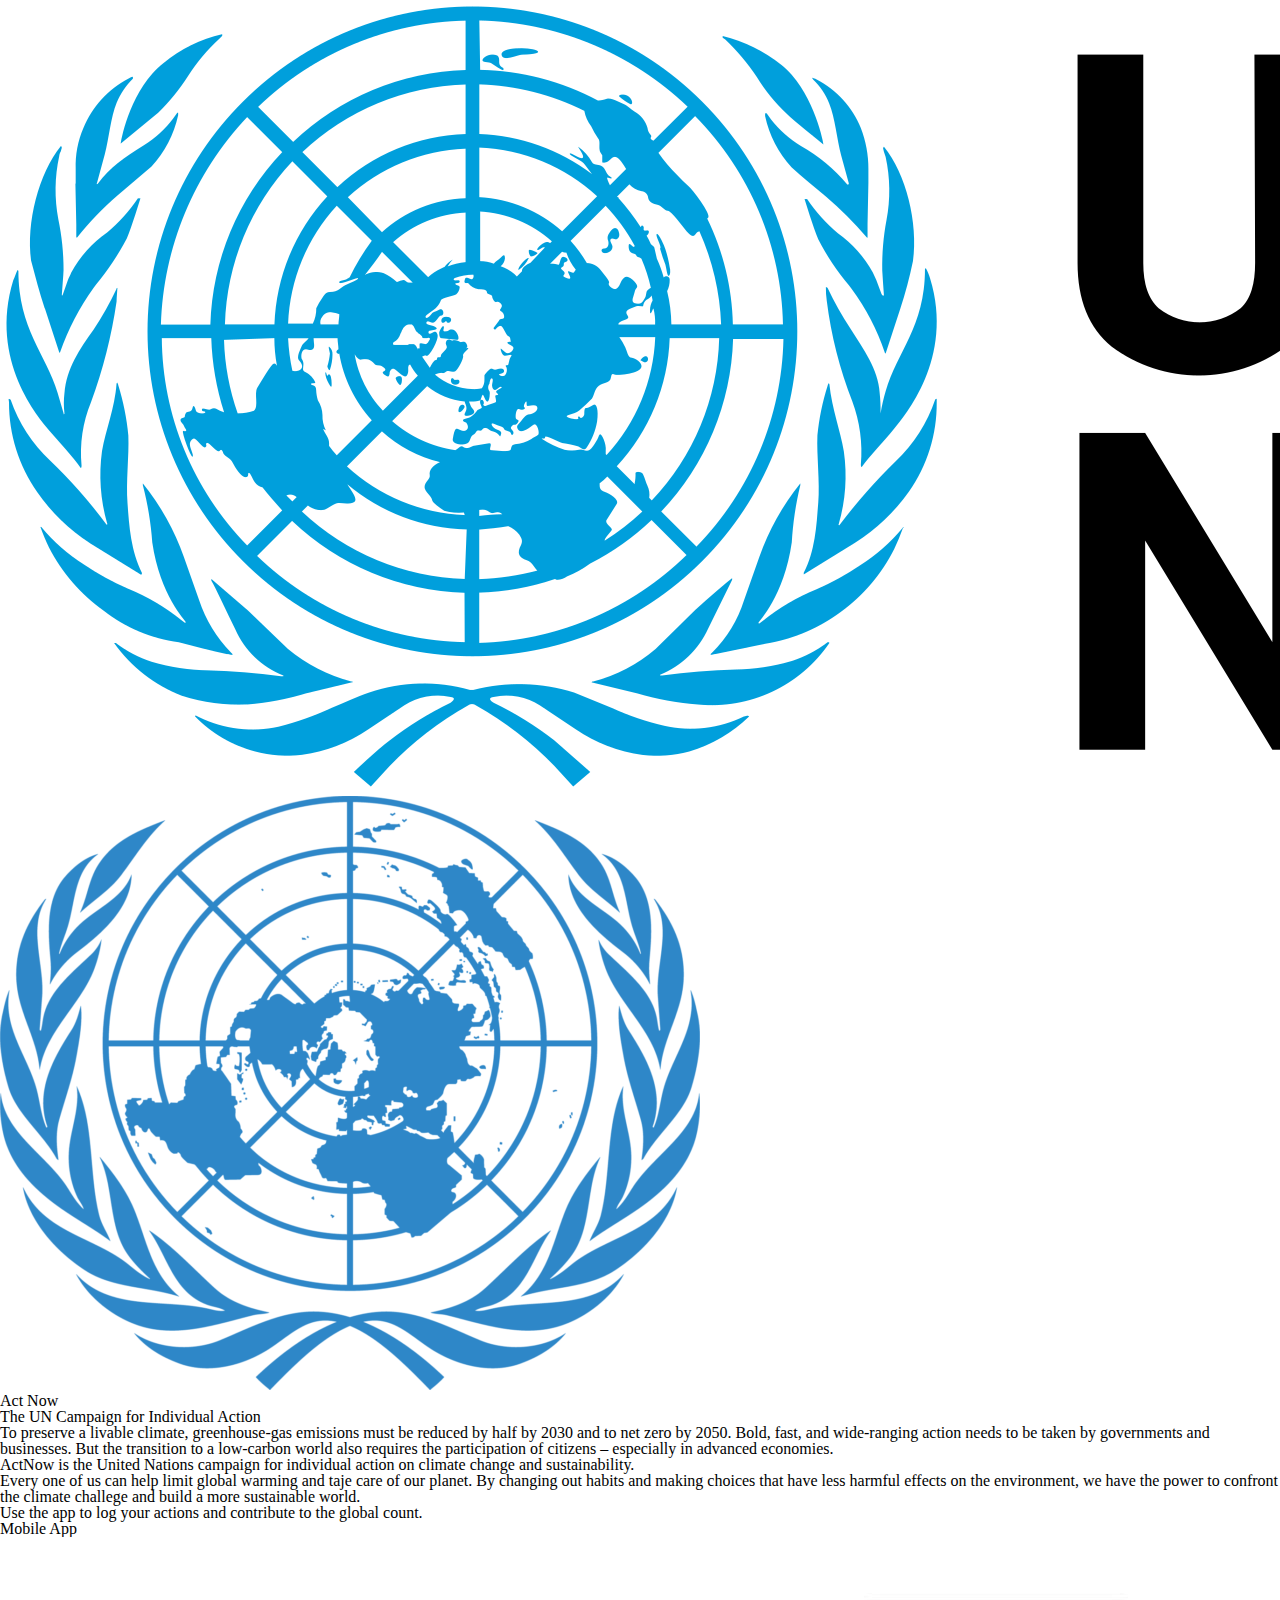
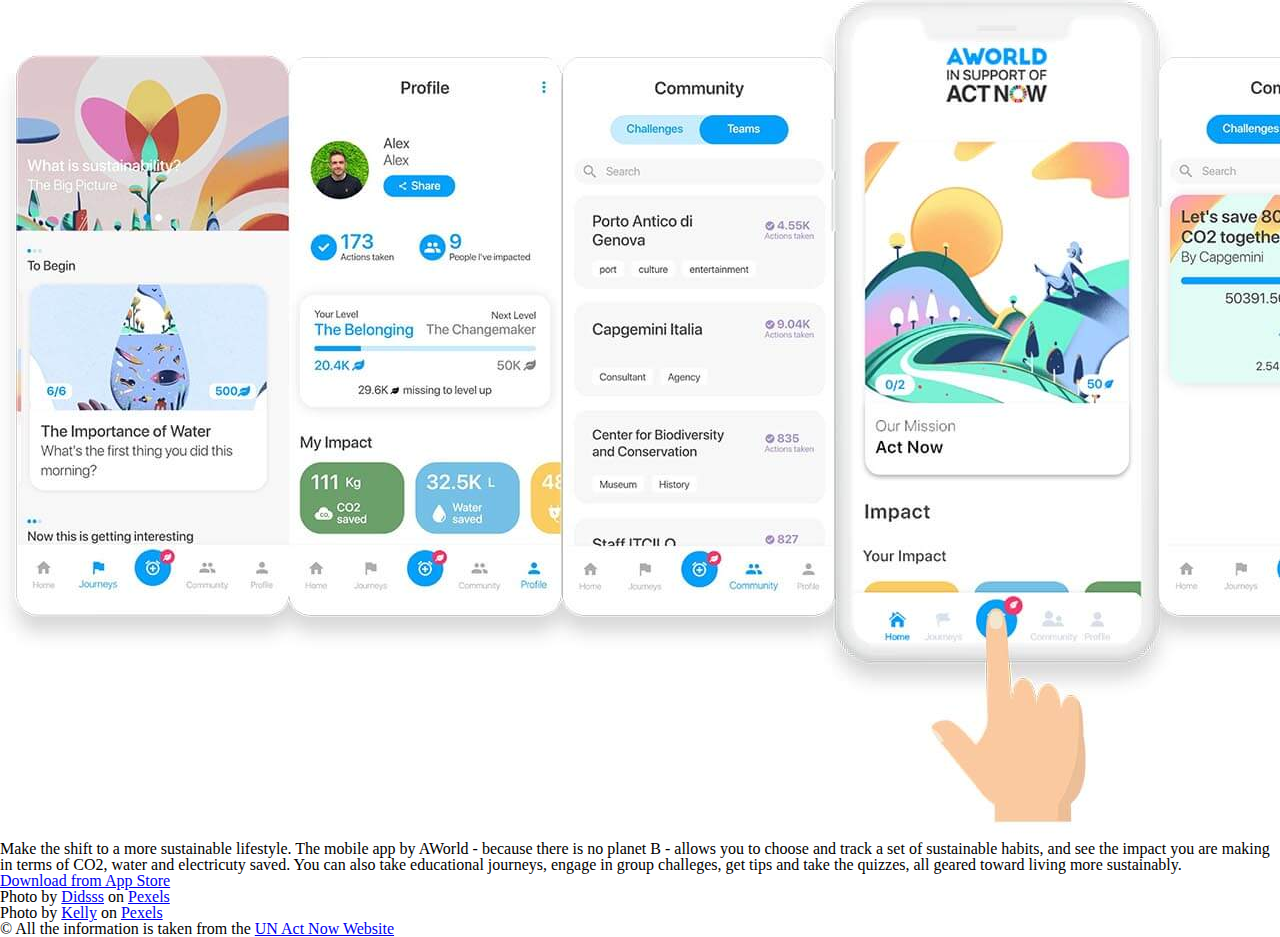
<file: week9/index.html>
<!DOCTYPE html>
<html lang="en">

<head>
    <meta charset="UTF-8">
    <meta http-equiv="X-UA-Compatible" content="IE=edge">
    <meta name="viewport" content="width=device-width, initial-scale=1.0">
    <link rel="stylesheet" href="css/reset.css">
    <link rel="stylesheet" href="css/main.css">
    <title>Act Now &#124; United Nations</title>
</head>

<body>
    <div class="container">
        <header class="masthead">
            <img src="images/unlogo-desktop.svg.png" alt="United Nations Logo" class="desktop-logo">
            <img src="images/unlogo.png" alt="United Nations Logo" class="mobile-logo">
            <div class="banner">
                <h1>Act Now</h1>
            </div>
        </header>

        <main class="content">
            <section class="intro">
                <h2>The UN Campaign for Individual Action</h2>
                <p>
                    To preserve a livable climate, greenhouse-gas emissions must be reduced by half by 2030 and to net
                    zero by 2050. Bold, fast, and wide-ranging action needs to be taken by governments and businesses.
                    But the transition to a low-carbon world also requires the participation of citizens – especially in advanced economies.
                </p>
                <p>
                    ActNow is the United Nations campaign for individual action on climate change and sustainability.
                </p>
                <p>
                    Every one of us can help limit global warming and taje care of our planet. By changing out habits
                    and making choices that have less harmful effects on the environment, we have the power to confront the climate challege and build a more sustainable world.
                </p>
                <p>
                    Use the app to log your actions and contribute to the global count.
                </p>
            </section> 
            <!-- Closing intro section -->

            <section class="app">
                <h2>Mobile App</h2>
                <img src="images/actnowapp.jpg" alt="Act Now Mobile App">

                <div class="content">
                    <p>
                        Make the shift to a more sustainable lifestyle. The mobile app by AWorld - because there is no planet B - allows you to choose and track a set of sustainable habits, and see the impact you are making in terms of CO2, water and electricuty saved. You can also take educational journeys, engage in group challeges, get tips and take the quizzes, all geared toward living more sustainably. 
                    </p>
                    <a href="https://aworld.org/act-now/" class="btn" target="_blank">Download from App Store</a>
                </div>
            </section>
            <!-- Closing App Section -->
        </main>

        <footer class="site-footer">
            <ul class="attr-list">
                <li>
                    <span>Photo by <a href="https://www.pexels.com/@didsss/">Didsss</a> on <a href="https://www.pexels.com/photo/factory-chimney-producing-smoke-2155988/">Pexels</a></span>
                </li>
                <li>
                    <span>Photo by <a href="https://www.pexels.com/@kelly-1179532/">Kelly</a> on <a href="https://www.pexels.com/photo/factory-pipes-emitting-harmful-substances-4394362/">Pexels</a></span>
                </li>
            </ul>

            <p class="copy">
                &copy; All the information is taken from the <a href="https://www.un.org/en/actnow">UN Act Now Website</a>
            </p>
        </footer>
    </div>
</body>

</html>
</file>
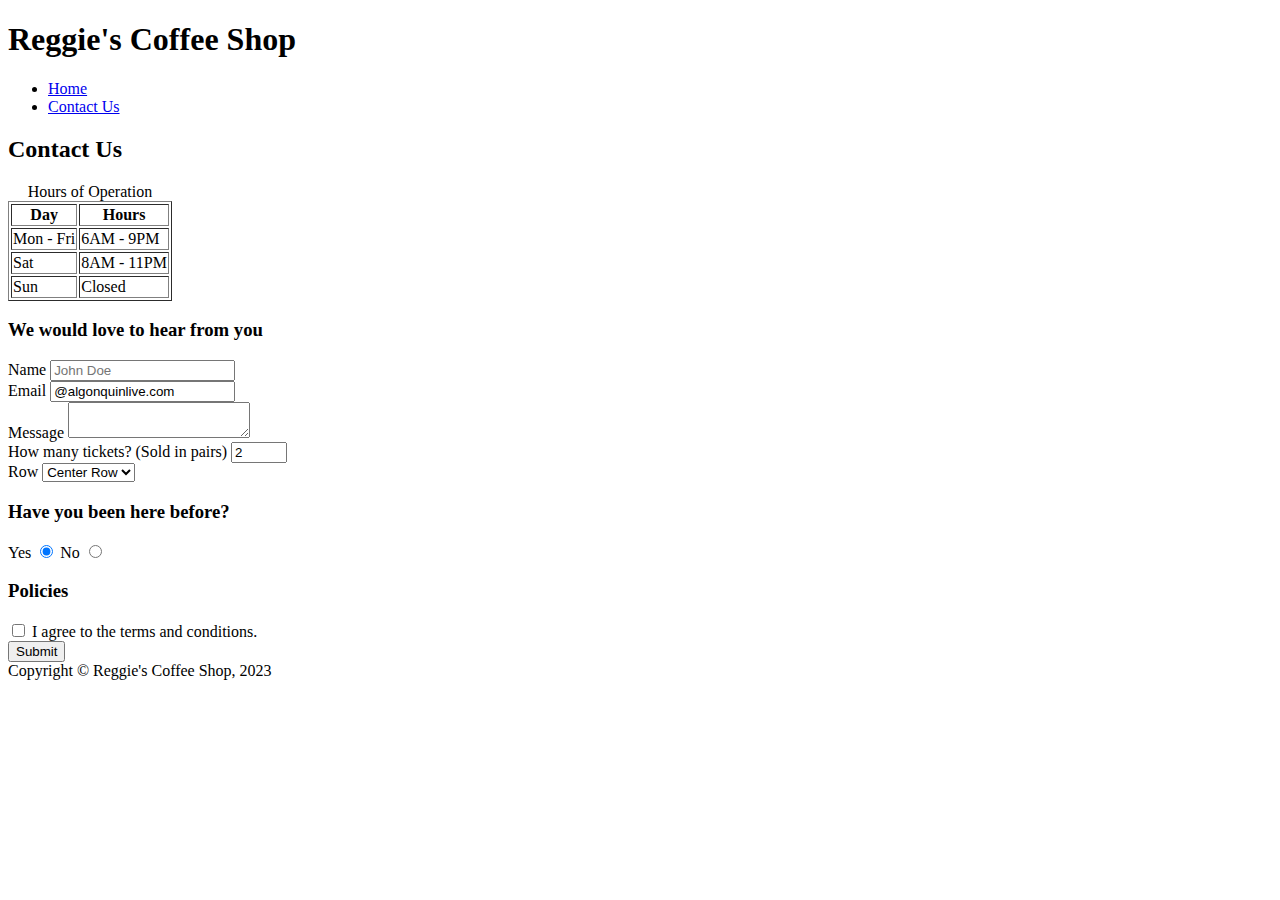
<file: week4/contact.html>
<!DOCTYPE html>
<html lang="en-US">
    <head>
        <meta charset="UTF-8">
        <title>Reggie's Coffee Shop - Contact</title>
    </head>

    <body>
        <!--This is an HTML comment -->
        <!-- Site Header -->
        <header>
            <!-- h1 is the most important heading. We can use 6 levels of headings from h1 to h6 -->
            <h1>Reggie's Coffee Shop</h1>
            <nav>
                <ul>
                    <li><a href="index.html">Home</a></li>
                    <li><a href="contact.html">Contact Us</a></li>
                </ul>
            </nav>
        </header>
        <!-- starting main content of the page -->
        <main>
            <h2>Contact Us</h2>
            <!-- Adding table for hours of operation -->
            <table border>
                <caption>Hours of Operation</caption>
                <thead>
                    <tr>
                        <th>Day</th>
                        <th>Hours</th>
                    </tr>
                </thead>

                <tbody>
                    <tr>
                        <td>Mon - Fri</td>
                        <td>6AM - 9PM</td>
                    </tr>
                    <tr>
                        <td>Sat</td>
                        <td>8AM - 11PM</td>
                    </tr>
                    <tr>
                        <td>Sun</td>
                        <td>Closed</td>
                    </tr>
                </tbody>
            </table>
            <!-- Adding section for contact form -->
            <section>
                <h3>We would love to hear from you</h3>
                <!-- Adding a form -->
                <form action="thanks.html" method="get">
                    <div>
                        <label for="fullname">Name</label>
                        <input type="text" id="fullname" name="fullname" placeholder="John Doe">
                    </div>

                    <div>
                        <label for="youremail">Email</label>
                        <input type="email" id="youremail" name="youremail" placeholder="Algonquin Email" value="@algonquinlive.com" required>
                    </div>

                    <div>
                        <label for="message">Message</label>
                        <textarea name="message" id="message"></textarea>
                    </div>

                    <div>
                        <label for="tickets">How many tickets? (Sold in pairs)</label>
                        <input type="number" name="tickets" id="tickets" min="2" max="10" step="2" value="2">
                    </div>

                    <div>
                        <label for="row">Row</label>
                        <select name="row" id="row">
                            <option value="front">Front</option>
                            <option value="center" selected>Center Row</option>
                            <option value="back">Back Row</option>
                        </select>
                    </div>

                    <div>
                        <h3>Have you been here before?</h3>
                        <label for="yes">Yes</label>
                        <input type="radio" id="yes" name="past" checked>

                        <label for="no">No</label>
                        <input type="radio" id="no" name="past">
                    </div>

                    <div>
                        <h3>Policies</h3>
                        <input type="checkbox" name="policies" id="policies" required>
                        <label for="policies">I agree to the terms and conditions.</label>
                    </div>

                    <button type="submit">Submit</button>
                </form>
            </section>
        </main>
        <!-- Site Footer -->
        <footer>
            Copyright &copy; Reggie's Coffee Shop, 2023
        </footer>
    </body>
</html>
</file>
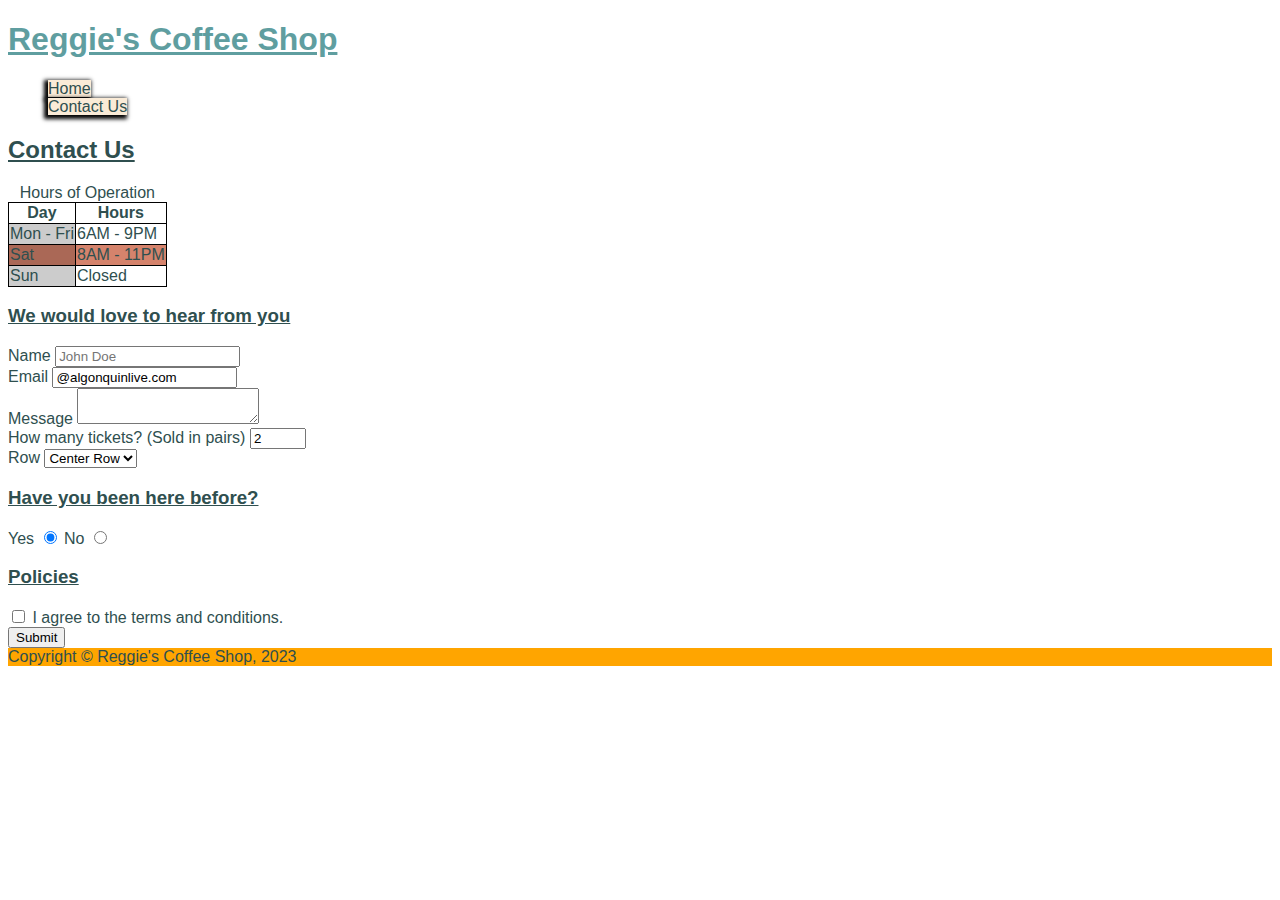
<file: week5/contact.html>
<!DOCTYPE html>
<html lang="en-US">
    <head>
        <meta charset="UTF-8">
        <title>Reggie's Coffee Shop - Contact</title>
        <link rel="stylesheet" href="css/main.css">
    </head>

    <body>
        <!--This is an HTML comment -->
        <!-- Site Header -->
        <header>
            <!-- h1 is the most important heading. We can use 6 levels of headings from h1 to h6 -->
            <h1>Reggie's Coffee Shop</h1>
            <nav>
                <ul>
                    <li><a href="index.html">Home</a></li>
                    <li><a href="contact.html">Contact Us</a></li>
                </ul>
            </nav>
        </header>
        <!-- starting main content of the page -->
        <main>
            <h2>Contact Us</h2>
            <!-- Adding table for hours of operation -->
            <table>
                <caption>Hours of Operation</caption>
                <thead>
                    <tr>
                        <th>Day</th>
                        <th>Hours</th>
                    </tr>
                </thead>

                <tbody>
                    <tr>
                        <td>Mon - Fri</td>
                        <td>6AM - 9PM</td>
                    </tr>
                    <tr>
                        <td>Sat</td>
                        <td>8AM - 11PM</td>
                    </tr>
                    <tr>
                        <td>Sun</td>
                        <td>Closed</td>
                    </tr>
                </tbody>
            </table>
            <!-- Adding section for contact form -->
            <section>
                <h3>We would love to hear from you</h3>
                <!-- Adding a form -->
                <form action="thanks.html" method="get">
                    <div>
                        <label for="fullname">Name</label>
                        <input type="text" id="fullname" name="fullname" placeholder="John Doe">
                    </div>

                    <div>
                        <label for="youremail">Email</label>
                        <input type="email" id="youremail" name="youremail" placeholder="Algonquin Email" value="@algonquinlive.com" required>
                    </div>

                    <div>
                        <label for="message">Message</label>
                        <textarea name="message" id="message"></textarea>
                    </div>

                    <div>
                        <label for="tickets">How many tickets? (Sold in pairs)</label>
                        <input type="number" name="tickets" id="tickets" min="2" max="10" step="2" value="2">
                    </div>

                    <div>
                        <label for="row">Row</label>
                        <select name="row" id="row">
                            <option value="front">Front</option>
                            <option value="center" selected>Center Row</option>
                            <option value="back">Back Row</option>
                        </select>
                    </div>

                    <div>
                        <h3>Have you been here before?</h3>
                        <label for="yes">Yes</label>
                        <input type="radio" id="yes" name="past" checked>

                        <label for="no">No</label>
                        <input type="radio" id="no" name="past">
                    </div>

                    <div>
                        <h3>Policies</h3>
                        <input type="checkbox" name="policies" id="policies" required>
                        <label for="policies">I agree to the terms and conditions.</label>
                    </div>

                    <button type="submit">Submit</button>
                </form>
            </section>
        </main>
        <!-- Site Footer -->
        <footer>
            Copyright &copy; Reggie's Coffee Shop, 2023
        </footer>
    </body>
</html>
</file>
<file: week10/css/main.css>
/* ********************************************
                CUSTOM STYLES
***********************************************/

/* Global Styles */

html {
    font-family: Arial, Helvetica, sans-serif;
    font-size: 14px;
    box-sizing: border-box;
}

body {
    line-height: 1.5;
}

*,
*:after,
*:before {
    box-sizing: inherit;
    line-height: inherit;
}

.clearfix::after {
    content: '';
    display: table;
    clear: both;
}

img {
    width: 100%;
}

/* LoVe HAte - Link, Visited, Hover/Focus, Active */
a,
a:link,
a:visited {
    color: inherit;
}

a:hover,
a:focus {
    color: #00add8;
}

h1,
h2,
h3,
h4,
h5 {
    font-weight: bold;
    margin: 1em 0 0.5em;
}

h1 {
    font-size: 5.063rem;
}

h2 {
    font-size: 3.375rem;
}

h3 {
    font-size: 2.25rem;
}

h4 {
    font-size: 1.5rem;
}

h5 {
    font-size: 1rem;
}

/* top-bottom left-right */
p {
    margin: 1em 0;
}

.container {
    max-width: 1200px;
    margin: 0 auto;
    padding: 1em;
}

/* Header */
.mobile-logo {
    max-width: 150px;
}

.desktop-logo {
    display: none;
}

.banner {
    height: 600px;
    background: grey url(../images/smog-mobile.jpg);
    background-size: cover;
}

.banner h1 {
    margin: 0;
    padding-top: 250px;
    text-align: center;
    text-transform: uppercase;
}

/* Navigation */
.nav-list li {
    border-bottom: 1px solid grey;
    text-align: center;
}

/* LoVe HAte */
.nav-list a,
.nav-list a:link,
.nav-list a:visited {
    display: block;
    padding: 1em 0;
    text-decoration: none;
}

.nav-list a:hover,
.nav-list a:focus,
.nav-list a.current {
    background-color: #00add8;
    color: inherit;
}


/* Mobile App Section */

.btn {
    text-decoration: none;
    display: inline-block;
    padding: 20px;
    border: 1px solid grey;
    border-radius: 6px;
}

.btn:hover,
.btn:focus {
    background-color: #00add8;
    color: inherit;
}

/* Action Section */
.actions-list {
    display: flex;
    flex-flow: row wrap;
}

.actions-list li {
    max-width: 50%;
    padding: 1em;
    text-align: center;
    font-size: 1.5rem;
}

/* Footer Styles */
.site-footer {
    margin-top: 20px;
    padding: 20px 0;
    border-top: 2px solid #00add8;
}

.copy {
    text-align: right;
}


/**************************************
            Desktop Styles
***************************************/
@media screen and (min-width:600px) {
    html {
        font-size: 16px;
    }

    .mobile-logo {
        display: none;
    }

    .desktop-logo {
        display: inline-block;
        max-width: 300px;
    }

    .banner {
        background-image: url(../images/smog-desktop.jpg);
    }

    .banner h1 {
        color: white;
    }

    /* Navigation */
    .nav-list {
        display: flex;
    }

    .nav-list li {
        flex: 1;
        border: none;
        border-right: 1px solid grey;
    }

    .nav-list li:last-child {
        border: none;
    }

    /* Mobile App Section */
    .app img {
        width: 40%;
        float: left;
        margin-right: 1em;
    }
    .app .btn {
        float: right;
    }
}

/************************ 
    MEDIA QUERY 800px
*************************/
@media screen and (min-width:800px) {
    .actions-list li {
        max-width: 20%;
    }
}
</file>
<file: week11/css/main.css>
/* ********************************************
                CUSTOM STYLES
***********************************************/

/* Global Styles */

html {
    font-family: Arial, Helvetica, sans-serif;
    font-size: 14px;
    box-sizing: border-box;
}

body {
    line-height: 1.5;
}

*,
*:after,
*:before {
    box-sizing: inherit;
    line-height: inherit;
}

.clearfix::after {
    content: '';
    display: table;
    clear: both;
}

img {
    width: 100%;
}

/* LoVe HAte - Link, Visited, Hover/Focus, Active */
a,
a:link,
a:visited {
    color: inherit;
}

a:hover,
a:focus {
    color: #00add8;
}

h1,
h2,
h3,
h4,
h5 {
    font-weight: bold;
    margin: 1em 0 0.5em;
}

h1 {
    font-size: 5.063rem;
}

h2 {
    font-size: 3.375rem;
}

h3 {
    font-size: 2.25rem;
}

h4 {
    font-size: 1.5rem;
}

h5 {
    font-size: 1rem;
}

/* top-bottom left-right */
p {
    margin: 1em 0;
}

.container {
    max-width: 1200px;
    margin: 0 auto;
    padding: 1em;
}

/* Header */
.mobile-logo {
    max-width: 150px;
}

.desktop-logo {
    display: none;
}

.banner {
    height: 600px;
    background: grey url(../images/smog-mobile.jpg);
    background-size: cover;
}

.banner h1 {
    margin: 0;
    padding-top: 250px;
    text-align: center;
    text-transform: uppercase;
}

/* Navigation */
.nav-list li {
    border-bottom: 1px solid grey;
    text-align: center;
}

/* LoVe HAte */
.nav-list a,
.nav-list a:link,
.nav-list a:visited {
    display: block;
    padding: 1em 0;
    text-decoration: none;
}

.nav-list a:hover,
.nav-list a:focus,
.nav-list a.current {
    background-color: #00add8;
    color: inherit;
}


/* Mobile App Section */

.btn {
    text-decoration: none;
    display: inline-block;
    padding: 20px;
    border: 1px solid grey;
    border-radius: 6px;
}

.btn:hover,
.btn:focus {
    background-color: #00add8;
    color: inherit;
}

/* Action Section */
.actions-list {
    display: flex;
    flex-flow: row wrap;
}

.actions-list li {
    max-width: 50%;
    padding: 1em;
    text-align: center;
    font-size: 1.5rem;
}

/* Footer Styles */
.site-footer {
    margin-top: 20px;
    padding: 20px 0;
    border-top: 2px solid #00add8;
}

.copy {
    text-align: right;
}

/**************************************
            Climate Page Styles
***************************************/
.card {
    border: 2px solid #00add8;
    border-radius: 6px;
    margin-bottom: 1em;
}

.card .info {
    padding: 1em;
}

.card h3 {
    margin-top: 0;
}

.news {
    border-top: 2px solid #00add8;
    margin-top: 4em;
}


/**************************************
            Desktop Styles
***************************************/
@media screen and (min-width:600px) {
    html {
        font-size: 16px;
    }

    .mobile-logo {
        display: none;
    }

    .desktop-logo {
        display: inline-block;
        max-width: 300px;
    }

    .banner {
        background-image: url(../images/smog-desktop.jpg);
    }

    .banner h1 {
        color: white;
    }

    /* Navigation */
    .nav-list {
        display: flex;
    }

    .nav-list li {
        flex: 1;
        border: none;
        border-right: 1px solid grey;
    }

    .nav-list li:last-child {
        border: none;
    }

    /* Mobile App Section */
    .app img {
        width: 40%;
        float: left;
        margin-right: 1em;
    }
    .app .btn {
        float: right;
    }
}

/************************ 
    MEDIA QUERY 800px
*************************/
@media screen and (min-width:800px) {
    .actions-list li {
        max-width: 20%;
    }

    /************************ 
        CLIMATE PAGE STYLES
    *************************/
    .cards {
        display: grid;
        grid-template-columns: repeat(3, 1fr);
        column-gap: 1em;
    }

    /* ---------NEWS SECTION--------- */
    .news {
        display: grid;
        grid-template-columns: repeat(2, 1fr);
        grid-template-rows: repeat(3, auto);
        grid-template-areas: 
            "head head"
            "left right1"
            "left right2";
        gap: 1em;
    }

    .news h2 {
        grid-area: head;
    }

    .news .left {
        grid-area: left;
    }

    .news .right {
        display: grid;
        grid-template-columns: 1fr 1fr;
        column-gap: 1em;
    }

    .news .right img {
        grid-row: 1 / 3;
    }

    .news .right h3 {
        margin-top: 0;
        font-size: 1.5rem;
    }

    .news .left h3 {
        margin-top: 0;
    }

}
</file>
<file: week5/css/main.css>
/* 
    This is a CSS Comment 
    Shortcut for adding comment is Crtl/CMD + /
*/
body {
    font-family: Arial, Helvetica, sans-serif;
    color: darkslategray;
}

h1 {
    color: cadetblue;
}

p {
    background-color: antiquewhite;
}
/* Selecting multiple elements */
h1, h2, h3, h4 {
    text-decoration: underline;
}
/* selecting child elements */
nav ul {
    list-style: none;
}
/* selecting child element with multiple levels */
nav ul a {
    color: darkslategray;
    text-decoration: none;
}

/* Selecting element with ID Value */
#treatofweek {
    background-color: cadetblue;
}

.blue-link {
    background-color: darkslategray;
    color:antiquewhite;
    text-decoration: none;
}

.large-text {
    font-size: 20px;
}

.white-text {
    color: antiquewhite;
}

/* 
    Combinators
    direct child selector - will only select child of the parent
*/
article>p {
    font-size: 24px;
}

/* Adjacent sibling selector - Selects the element that is the very next sibling to the selected element, if any exists */

h3+ul {
    border: 1px solid black;
}

h3~p {
    text-transform: uppercase;
}

/* Attribute Selectors */
[href="#treatofweek"] {
    font-weight: bold;
    font-size: 24px;
}

/* [src="./images/coffee-shop.jpg"] {
    border: 4px solid darkslategray;
} */

[src$=".jpg"] {
    border: 4px solid darkslategray;
}

/* Psuedo Classes */
/* Styling navigation */
nav ul a,
nav ul a:link,
nav ul a:visited {
    background-color: antiquewhite;
    /* horizontal vertical blur spread color */
    box-shadow: -2px 2px 4px 2px black;
}

nav ul .current,
nav ul a:hover,
nav ul a:focus {
    text-decoration: underline;
}

nav ul a:active {
    box-shadow: 0 0 4px 2px black;
}

/* Position Selectors */
/* first-child and last-child */
aside ul li:first-child {
    font-weight: bold;
}

section ol li:last-child {
    font-weight: bold;
}

/* Styling Table */
table {
    border-collapse: collapse;
}

/* nth-child selector - even/odd */
/* hex color value with 6 characters */
tbody tr:nth-child(even) {
    background-color: #d5836c;
}

/* Using nth-child with n */
/* where n is 0,1,2,3... until number elements */
table th:nth-child(n),
table td:nth-child(n) {
    border: 1px solid black;
}

/* using a formula in nth-child selector */
table td:nth-child(2n+1) {
    background-color: rgba(0, 0, 0, 0.2);
}

/* 
    css specificity 
    Formula: In-line Style, ID, Class, Tag-name (0,0,0,0)
*/

/* (0,0,0,1) */
footer {
    background-color: aqua;
}
/* (0,0,0,2) */
body footer {
    background-color: orange;
}
/* (0,0,1,0) */
.site-footer {
    background-color: antiquewhite;
}
/* (0,0,0,2) */
article h2 {
    text-transform: uppercase;
}
/* (0,0,1,1) */
footer.site-footer {
    background-color: #d5836c;
}
</file>
<file: week6/css/main.css>
/* 
    This is a CSS Comment 
    Shortcut for adding comment is Crtl/CMD + /
*/

body {
    font-family: Arial, Helvetica, sans-serif;
    color: darkslategray;
    /* Adding background image */
    background-image: url(../images/white_brick_wall.png);
}

h1 {
    color: cadetblue;
    
}

p {
    background-color: antiquewhite;
}
/* Selecting multiple elements */
h1, h2, h3, h4 {
    text-decoration: underline;
}
/* selecting child elements */
nav ul {
    list-style: none;
}
/* selecting child element with multiple levels */
nav ul a {
    color: darkslategray;
    text-decoration: none;
    font-size: 1.5rem;
    /* 1.5rem = 1.5 x 16px = 24px */
}

/* Selecting element with ID Value */
#treatofweek {
    /* color image repeat position-x position-y */
    background: cadetblue url(../images/bread.jpg) no-repeat center;

    /* background-size*/
    background-size: cover;

    font-size: 1.25rem;
    /* 1.25 x 16px = 20px */
    padding: 1em;
    /* 1 x 20px = 20px */
    
    /* viewport based unit */
    /* width: 100vw; */
    /* Scroll wheel bc it has space coming from the parent, it goes out of the screen which is not ideal */

    /* height: 100vh; */
    /* height is 100% of the browser size and it dynamic. */

}

.blue-link {
    background-color: darkslategray;
    color:antiquewhite;
    text-decoration: none;
}

.large-text {
    font-size: 20px;
}

.white-text {
    color: antiquewhite;
}

/* 
    Combinators
    direct child selector - will only select child of the parent
*/

/* CSS typography properties */
article>p {
    font-size: 24px;
    font-weight:bold;
    line-height: 1.5;
    text-transform:lowercase;
    text-align:center;
}


/* Adjacent sibling selector - Selects the element that is the very next sibling to the selected element, if any exists */

h3+ul {
    border: 1px solid black;
}

h3~p {
    text-transform: uppercase;
}

/* Attribute Selectors */
[href="#treatofweek"] {
    font-weight: bold;
    font-size: 24px;
}

/* [src="./images/coffee-shop.jpg"] {
    border: 4px solid darkslategray;
} */

[src$=".jpg"] {
    border: 4px solid darkslategray;
}

/* Psuedo Classes */
/* Styling navigation */
nav ul a,
nav ul a:link,
nav ul a:visited {
    background-color: antiquewhite;
    /* horizontal vertical blur spread color */
    box-shadow: -2px 2px 4px 2px black;
}

nav ul .current,
nav ul a:hover,
nav ul a:focus {
    text-decoration: underline;
}

nav ul a:active {
    box-shadow: 0 0 4px 2px black;
}

/* Position Selectors */
/* first-child and last-child */
aside ul li:first-child {
    font-weight: bold;
}

section ol li:last-child {
    font-weight: bold;
}

/* Styling Table */
table {
    border-collapse: collapse;
}

/* nth-child selector - even/odd */
/* hex color value with 6 characters */
tbody tr:nth-child(even) {
    background-color: #d5836c;
}

/* Using nth-child with n */
/* where n is 0,1,2,3... until number elements */
table th:nth-child(n),
table td:nth-child(n) {
    border: 1px solid black;
}

/* using a formula in nth-child selector */
table td:nth-child(2n+1) {
    background-color: rgba(0, 0, 0, 0.2);
}

/* 
    css specificity 
    Formula: In-line Style, ID, Class, Tag-name (0,0,0,0)
*/

/* (0,0,0,1) */
footer {
    background-color: aqua;
}
/* (0,0,0,2) */
body footer {
    background-color: orange;
}
/* (0,0,1,0) */
.site-footer {
    background-color: antiquewhite;
}
/* (0,0,0,2) */
article h2 {
    text-transform: uppercase;
}
/* (0,0,1,1) */
footer.site-footer {
    background-color: #d5836c;
}
</file>
<file: week7/css/main.css>
/* 
    This is a CSS Comment 
    Shortcut for adding comment is Crtl/CMD + /
*/

body {
    padding-top: 92px;
    font-family: Arial, Helvetica, sans-serif;
    color: darkslategray;
    /* Adding background image */
    background-image: url(../images/white_brick_wall.png);
}

/* Box model example */
section p {
    width: 50%;
    /* single value- top/bottom/left/right*/
    /* 2 value= first value- top/bottom, 2nd value- left and right */
    padding: 1em 0.5em;
    /* top right bottom left */
    margin:1em 2em 2em 2em;
    border-bottom: 2px solid black;
}

.container {
    /* always create a container containing everything inside the body tag */
    max-width: 1200px;
    /* top/bottom & left/right */
    margin: 0 auto;
}

img {
    width: 100%;
}

h1 {
    color: cadetblue;
    
}

p {
    background-color: antiquewhite;
}
/* Selecting multiple elements */
h1, h2, h3, h4 {
    text-decoration: underline;
}
/* selecting child elements */
nav ul {
    list-style: none;
}

nav ul li {
    display: inline-block;
    width: 49%;
    padding: 1em;
    box-sizing: border-box;

}


/* selecting child element with multiple levels */
nav ul a {
    display: block;
    color: darkslategray;
    text-decoration: none;
    font-size: 1.5rem;
    /* 1.5rem = 1.5 x 16px = 24px */
}

/* Selecting element with ID Value */
#treatofweek {
    /* color image repeat position-x position-y */
    background: cadetblue url(../images/bread.jpg) no-repeat center;
    
    /* background-size*/
    background-size: cover;

    font-size: 1.25rem;
    /* 1.25 x 16px = 20px */
    padding: 1em;
    /* 1 x 20px = 20px */
    
    /* viewport based unit */
    /* width: 100vw; */
    /* Scroll wheel bc it has space coming from the parent, it goes out of the screen which is not ideal */

    /* height: 100vh; */
    /* height is 100% of the browser size and it dynamic. */
    position: relative;
}
/* 0020 */
.blue-link.large-text {
    position: absolute;
    bottom: 0;
    right: 0;
}

.blue-link {
    /* em= 1.5 x fontsize */
    padding: 1.5em;
    width: 300px;
    display: block;
    

    background-color: darkslategray;
    color:antiquewhite;
    text-decoration: none;
}

.large-text {
    font-size: 20px;
}

article,
aside {
    width: 80%;
    background-color: rgba(255, 255, 255, 0.6);
    border: 1px solid black;
    padding: 1.5em;
    box-sizing: border-box;
    float: left;
}

aside {
    width: 20%;
}

section {
    clear: both;
}

.white-text {
    color: antiquewhite;
}

/* 
    Combinators
    direct child selector - will only select child of the parent
*/

/* CSS typography properties */
article>p {
    font-size: 24px;
    font-weight:bold;
    line-height: 1.5;
    text-transform:lowercase;
    text-align:center;
}


/* Adjacent sibling selector - Selects the element that is the very next sibling to the selected element, if any exists */

h3+ul {
    border: 1px solid black;
}

h3~p {
    text-transform: uppercase;
}

/* Attribute Selectors */
[href="#treatofweek"] {
    font-weight: bold;
    font-size: 24px;
}

/* [src="./images/coffee-shop.jpg"] {
    border: 4px solid darkslategray;
} */

[src$=".jpg"] {
    border: 4px solid darkslategray;
}

/* Fixed navigation */
nav {
    position: fixed;
    top: 0;
    left: 0;
    width: 100%;
    background-color: rgba(0, 0, 0, 0.8);
    z-index: 999;

}


/* Psuedo Classes */
/* Styling navigation */
nav ul a,
nav ul a:link,
nav ul a:visited {
    background-color: antiquewhite;
    /* horizontal vertical blur spread color */
    box-shadow: -2px 2px 4px 2px black;
}

nav ul .current,
nav ul a:hover,
nav ul a:focus {
    text-decoration: underline;
}

nav ul a:active {
    box-shadow: 0 0 4px 2px black;
}

/* Position Selectors */
/* first-child and last-child */
aside ul li:first-child {
    font-weight: bold;
}

section ol li:last-child {
    font-weight: bold;
}

/* Styling Table */
table {
    border-collapse: collapse;
}

/* nth-child selector - even/odd */
/* hex color value with 6 characters */
tbody tr:nth-child(even) {
    background-color: #d5836c;
}

/* Using nth-child with n */
/* where n is 0,1,2,3... until number elements */
table th:nth-child(n),
table td:nth-child(n) {
    border: 1px solid black;
}

/* using a formula in nth-child selector */
table td:nth-child(2n+1) {
    background-color: rgba(0, 0, 0, 0.2);
}

/* 
    css specificity 
    Formula: In-line Style, ID, Class, Tag-name (0,0,0,0)
*/

/* (0,0,0,1) */
footer {
    background-color: aqua;
}
/* (0,0,0,2) */
body footer {
    background-color: orange;
}
/* (0,0,1,0) */
.site-footer {
    background-color: antiquewhite;
}
/* (0,0,0,2) */
article h2 {
    text-transform: uppercase;
}
/* (0,0,1,1) */
footer.site-footer {
    background-color: #d5836c;
}
</file>
<file: week9/css/main.css>

</file>
